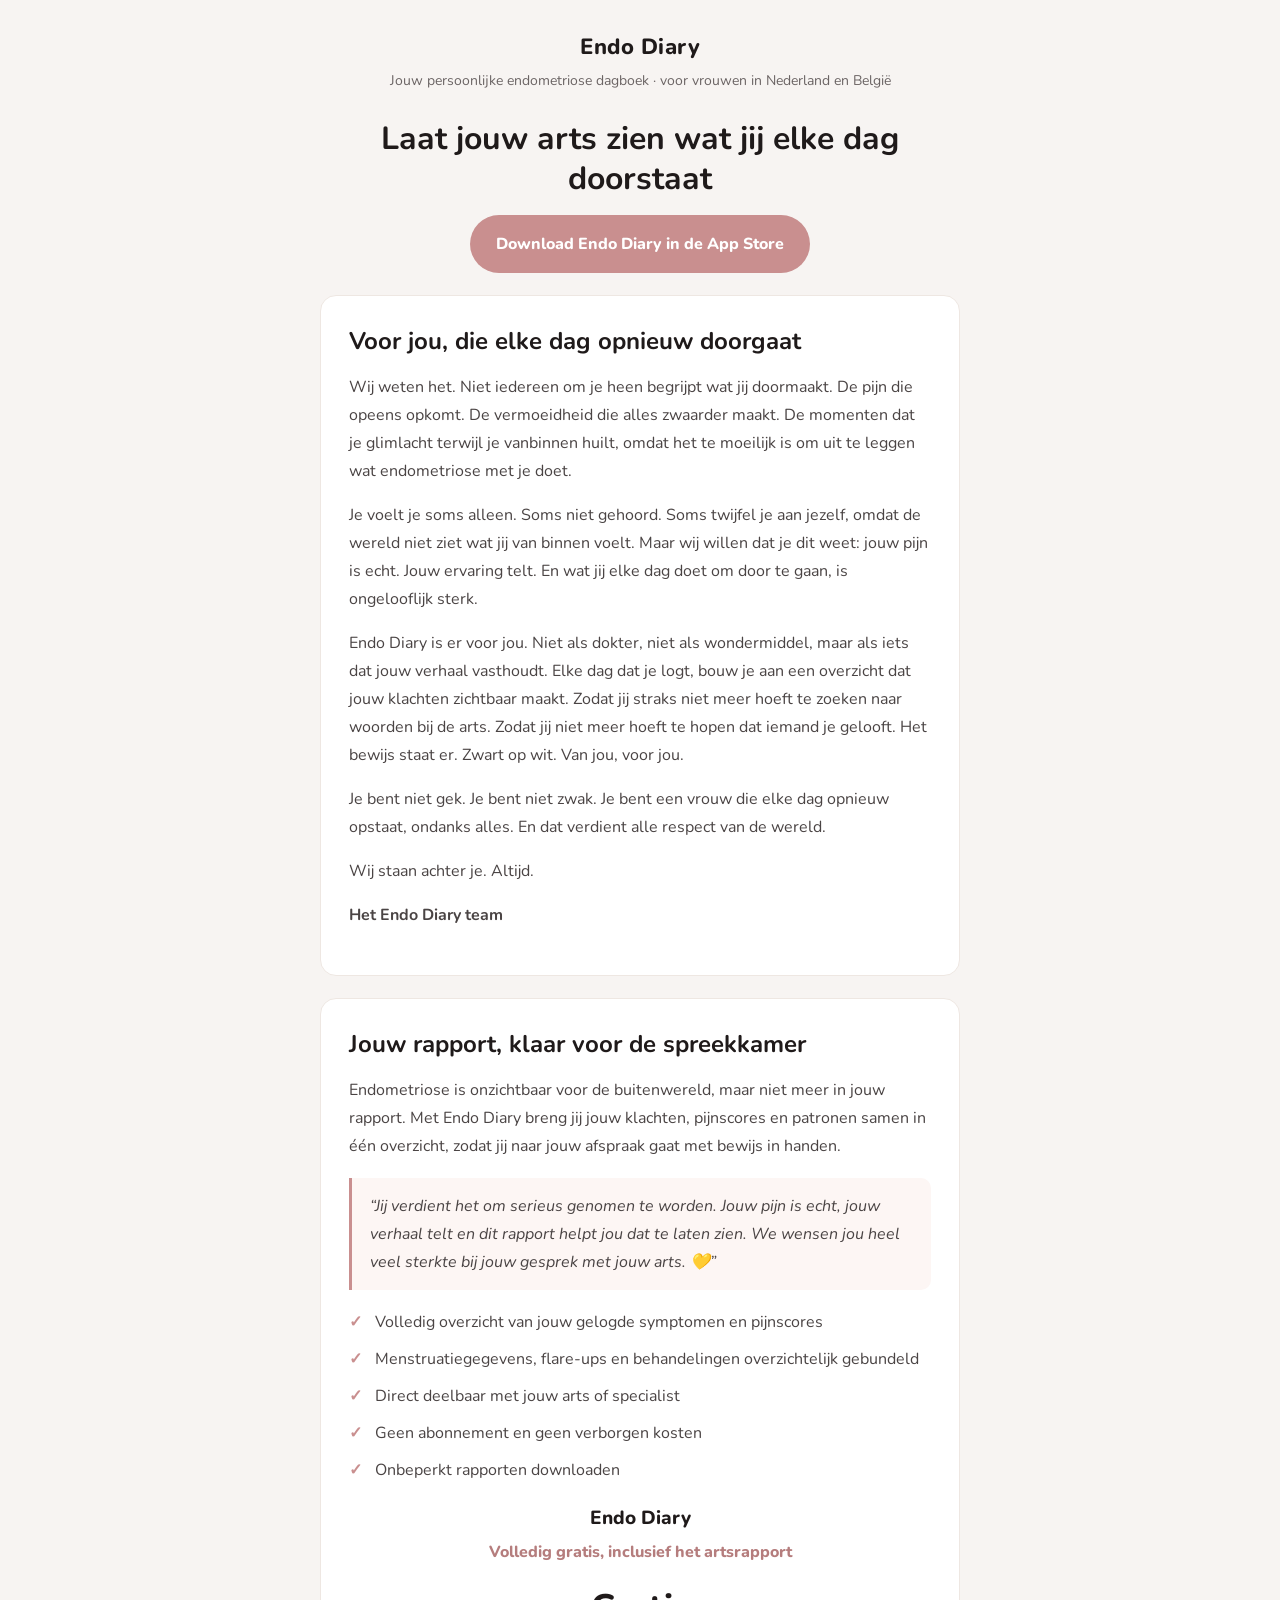
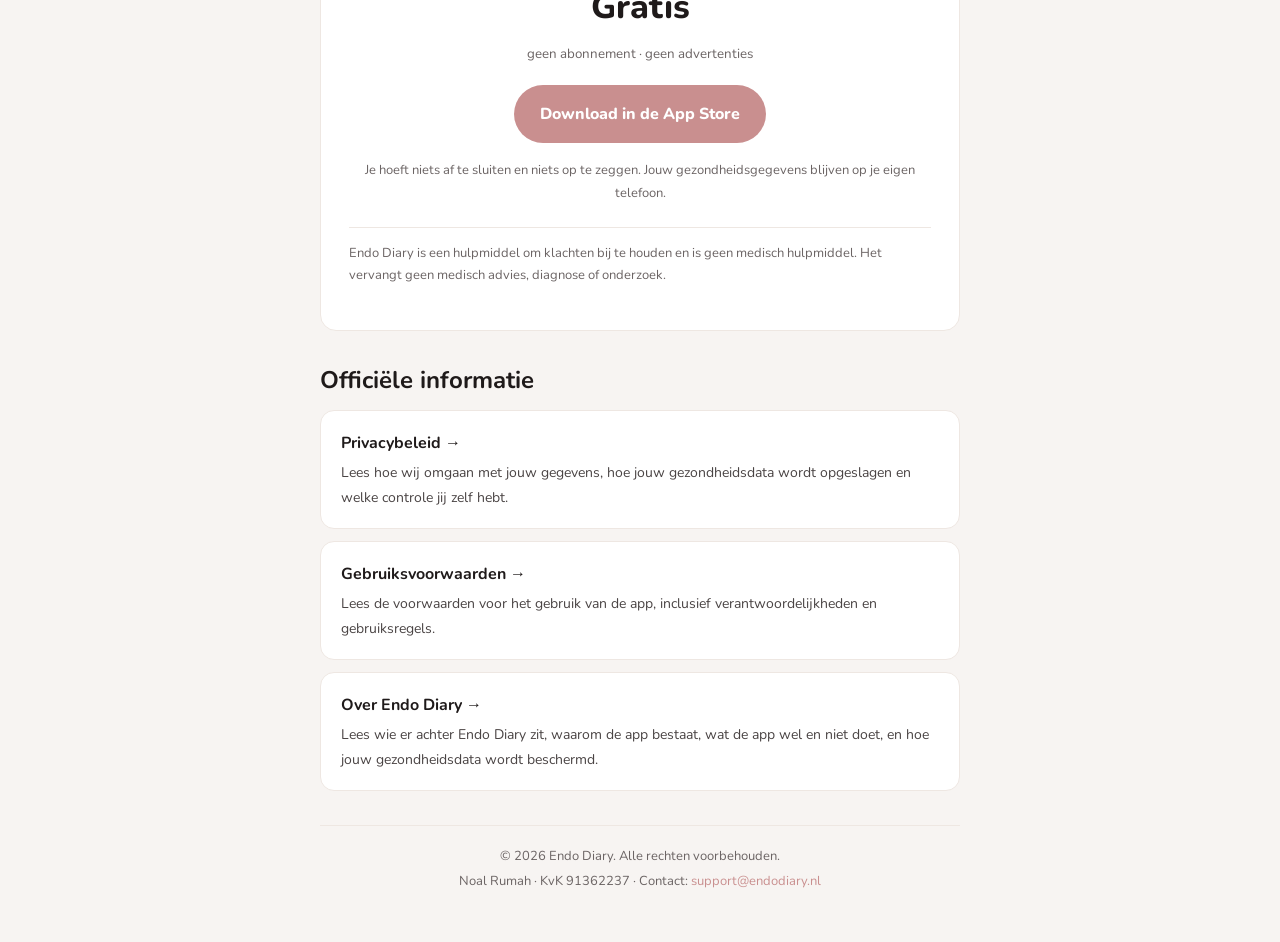
<file: index.html>
<!DOCTYPE html>
<html lang="nl">
<head>
<meta charset="utf-8">
<meta name="viewport" content="width=device-width, initial-scale=1.0">
<meta name="robots" content="index, follow">
<meta name="description" content="Endo Diary helpt jou bij het bijhouden van jouw klachten en symptomen, zodat jij eindelijk gehoord wordt door jouw arts.">
<title>Endo Diary – Jouw persoonlijke endometriose dagboek</title>
<link rel="preconnect" href="https://fonts.googleapis.com">
<link href="https://fonts.googleapis.com/css2?family=Nunito:wght@400;600;800&display=swap" rel="stylesheet">
<style>
:root{--bg:#f7f4f2;--card:#ffffff;--line:#eee7e2;--rose:#c98f8f;--rose-d:#b57d7d;--ink:#1f1a1a;--body:#4a4444;--muted:#6b6464;--soft:#fdf6f4}
*{box-sizing:border-box}
body{margin:0;background:var(--bg);color:var(--body);font-family:'Nunito',Arial,Helvetica,sans-serif;font-size:16px;line-height:1.75}
.wrap{max-width:680px;margin:0 auto;padding:28px 20px 48px}
a{color:var(--rose);text-decoration:none}
a:hover{text-decoration:underline}
.brand{font-weight:800;font-size:22px;color:var(--ink);letter-spacing:.5px}
.tagline{color:var(--muted);font-size:14px;margin-top:2px}
h1{font-size:32px;line-height:1.25;color:var(--ink);margin:26px 0 10px}
h2{font-size:24px;line-height:1.3;color:var(--ink);margin:0 0 14px}
h3{font-size:17px;color:var(--ink);margin:26px 0 8px}
.card{background:var(--card);border:1px solid var(--line);border-radius:16px;padding:30px 28px;margin:22px 0}
.btn{display:inline-block;background:var(--rose);color:#fff !important;font-weight:800;font-size:16px;padding:15px 26px;border-radius:999px;text-decoration:none !important}
.btn:hover{background:var(--rose-d)}
.center{text-align:center}
.quote{border-left:3px solid var(--rose);background:var(--soft);border-radius:0 10px 10px 0;padding:14px 18px;font-style:italic;margin:18px 0}
ul.checks{list-style:none;padding:0;margin:18px 0}
ul.checks li{padding-left:26px;position:relative;margin:9px 0}
ul.checks li::before{content:"\2713";position:absolute;left:0;color:var(--rose);font-weight:800}
.price-name{font-weight:800;color:var(--ink);font-size:19px}
.price-trial{color:var(--rose-d);font-weight:800;margin-top:2px}
.price{font-size:34px;font-weight:800;color:var(--ink);margin:12px 0 2px}
.price small{font-size:15px;font-weight:600;color:var(--muted)}
.finelines{font-size:13px;color:var(--muted);margin-top:14px}
.disclaimer{font-size:13px;color:var(--muted);border-top:1px solid var(--line);padding-top:14px;margin-top:22px}
.linkcard{display:block;background:var(--card);border:1px solid var(--line);border-radius:14px;padding:18px 20px;margin:12px 0;color:var(--body)}
.linkcard b{color:var(--ink)}
.linkcard span{display:block;font-size:14px;margin-top:4px}
footer{margin-top:34px;border-top:1px solid var(--line);padding-top:18px;font-size:13px;color:var(--muted);text-align:center;line-height:1.9}
.legal p,.legal li{font-size:15px}
.legal h2{font-size:20px;margin-top:34px}
.legal h3{font-size:16px}
.versionline{color:var(--muted);font-size:14px;margin-bottom:26px}
.backlink{font-size:14px}
</style>
</head>
<body>
<div class="wrap">

<div class="center">
  <div class="brand">Endo Diary</div>
  <div class="tagline">Jouw persoonlijke endometriose dagboek &middot; voor vrouwen in Nederland en Belgi&euml;</div>
  <h1>Laat jouw arts zien wat jij elke dag doorstaat</h1>
  <p><a class="btn" href="https://apps.apple.com/nl/app/endo-diary/id6773434510">Download Endo Diary in de App Store</a></p>
</div>

<div class="card">
  <h2>Voor jou, die elke dag opnieuw doorgaat</h2>
  <p>Wij weten het. Niet iedereen om je heen begrijpt wat jij doormaakt. De pijn die opeens opkomt. De vermoeidheid die alles zwaarder maakt. De momenten dat je glimlacht terwijl je vanbinnen huilt, omdat het te moeilijk is om uit te leggen wat endometriose met je doet.</p>
  <p>Je voelt je soms alleen. Soms niet gehoord. Soms twijfel je aan jezelf, omdat de wereld niet ziet wat jij van binnen voelt. Maar wij willen dat je dit weet: jouw pijn is echt. Jouw ervaring telt. En wat jij elke dag doet om door te gaan, is ongelooflijk sterk.</p>
  <p>Endo Diary is er voor jou. Niet als dokter, niet als wondermiddel, maar als iets dat jouw verhaal vasthoudt. Elke dag dat je logt, bouw je aan een overzicht dat jouw klachten zichtbaar maakt. Zodat jij straks niet meer hoeft te zoeken naar woorden bij de arts. Zodat jij niet meer hoeft te hopen dat iemand je gelooft. Het bewijs staat er. Zwart op wit. Van jou, voor jou.</p>
  <p>Je bent niet gek. Je bent niet zwak. Je bent een vrouw die elke dag opnieuw opstaat, ondanks alles. En dat verdient alle respect van de wereld.</p>
  <p>Wij staan achter je. Altijd.</p>
  <p><strong>Het Endo Diary team</strong></p>
</div>

<div class="card">
  <h2>Jouw rapport, klaar voor de spreekkamer</h2>
  <p>Endometriose is onzichtbaar voor de buitenwereld, maar niet meer in jouw rapport. Met Endo Diary breng jij jouw klachten, pijnscores en patronen samen in &eacute;&eacute;n overzicht, zodat jij naar jouw afspraak gaat met bewijs in handen.</p>
  <div class="quote">&ldquo;Jij verdient het om serieus genomen te worden. Jouw pijn is echt, jouw verhaal telt en dit rapport helpt jou dat te laten zien. We wensen jou heel veel sterkte bij jouw gesprek met jouw arts. &#128155;&rdquo;</div>
  <ul class="checks">
    <li>Volledig overzicht van jouw gelogde symptomen en pijnscores</li>
    <li>Menstruatiegegevens, flare-ups en behandelingen overzichtelijk gebundeld</li>
    <li>Direct deelbaar met jouw arts of specialist</li>
    <li>Geen abonnement en geen verborgen kosten</li>
    <li>Onbeperkt rapporten downloaden</li>
  </ul>

  <div class="center">
    <div class="price-name">Endo Diary</div>
    <div class="price-trial">Volledig gratis, inclusief het artsrapport</div>
    <div class="price">Gratis</div>
    <div><small style="color:var(--muted)">geen abonnement &middot; geen advertenties</small></div>
    <p style="margin-top:18px"><a class="btn" href="https://apps.apple.com/nl/app/endo-diary/id6773434510">Download in de App Store</a></p>
    <p class="finelines">Je hoeft niets af te sluiten en niets op te zeggen. Jouw gezondheidsgegevens blijven op je eigen telefoon.</p>
  </div>

  <p class="disclaimer">Endo Diary is een hulpmiddel om klachten bij te houden en is geen medisch hulpmiddel. Het vervangt geen medisch advies, diagnose of onderzoek.</p>
</div>

<h2 style="margin-top:34px">Offici&euml;le informatie</h2>
<a class="linkcard" href="https://endodiary.nl/privacy.html"><b>Privacybeleid &rarr;</b><span>Lees hoe wij omgaan met jouw gegevens, hoe jouw gezondheidsdata wordt opgeslagen en welke controle jij zelf hebt.</span></a>
<a class="linkcard" href="https://endodiary.nl/terms.html"><b>Gebruiksvoorwaarden &rarr;</b><span>Lees de voorwaarden voor het gebruik van de app, inclusief verantwoordelijkheden en gebruiksregels.</span></a>
<a class="linkcard" href="https://endodiary.nl/over-ons.html"><b>Over Endo Diary &rarr;</b><span>Lees wie er achter Endo Diary zit, waarom de app bestaat, wat de app wel en niet doet, en hoe jouw gezondheidsdata wordt beschermd.</span></a>
<footer>
  &copy; 2026 Endo Diary. Alle rechten voorbehouden.<br>
  Noal Rumah &middot; KvK 91362237 &middot; Contact: <a href="mailto:support@endodiary.nl">support@endodiary.nl</a>
</footer>
</div>
</body>
</html>
</file>
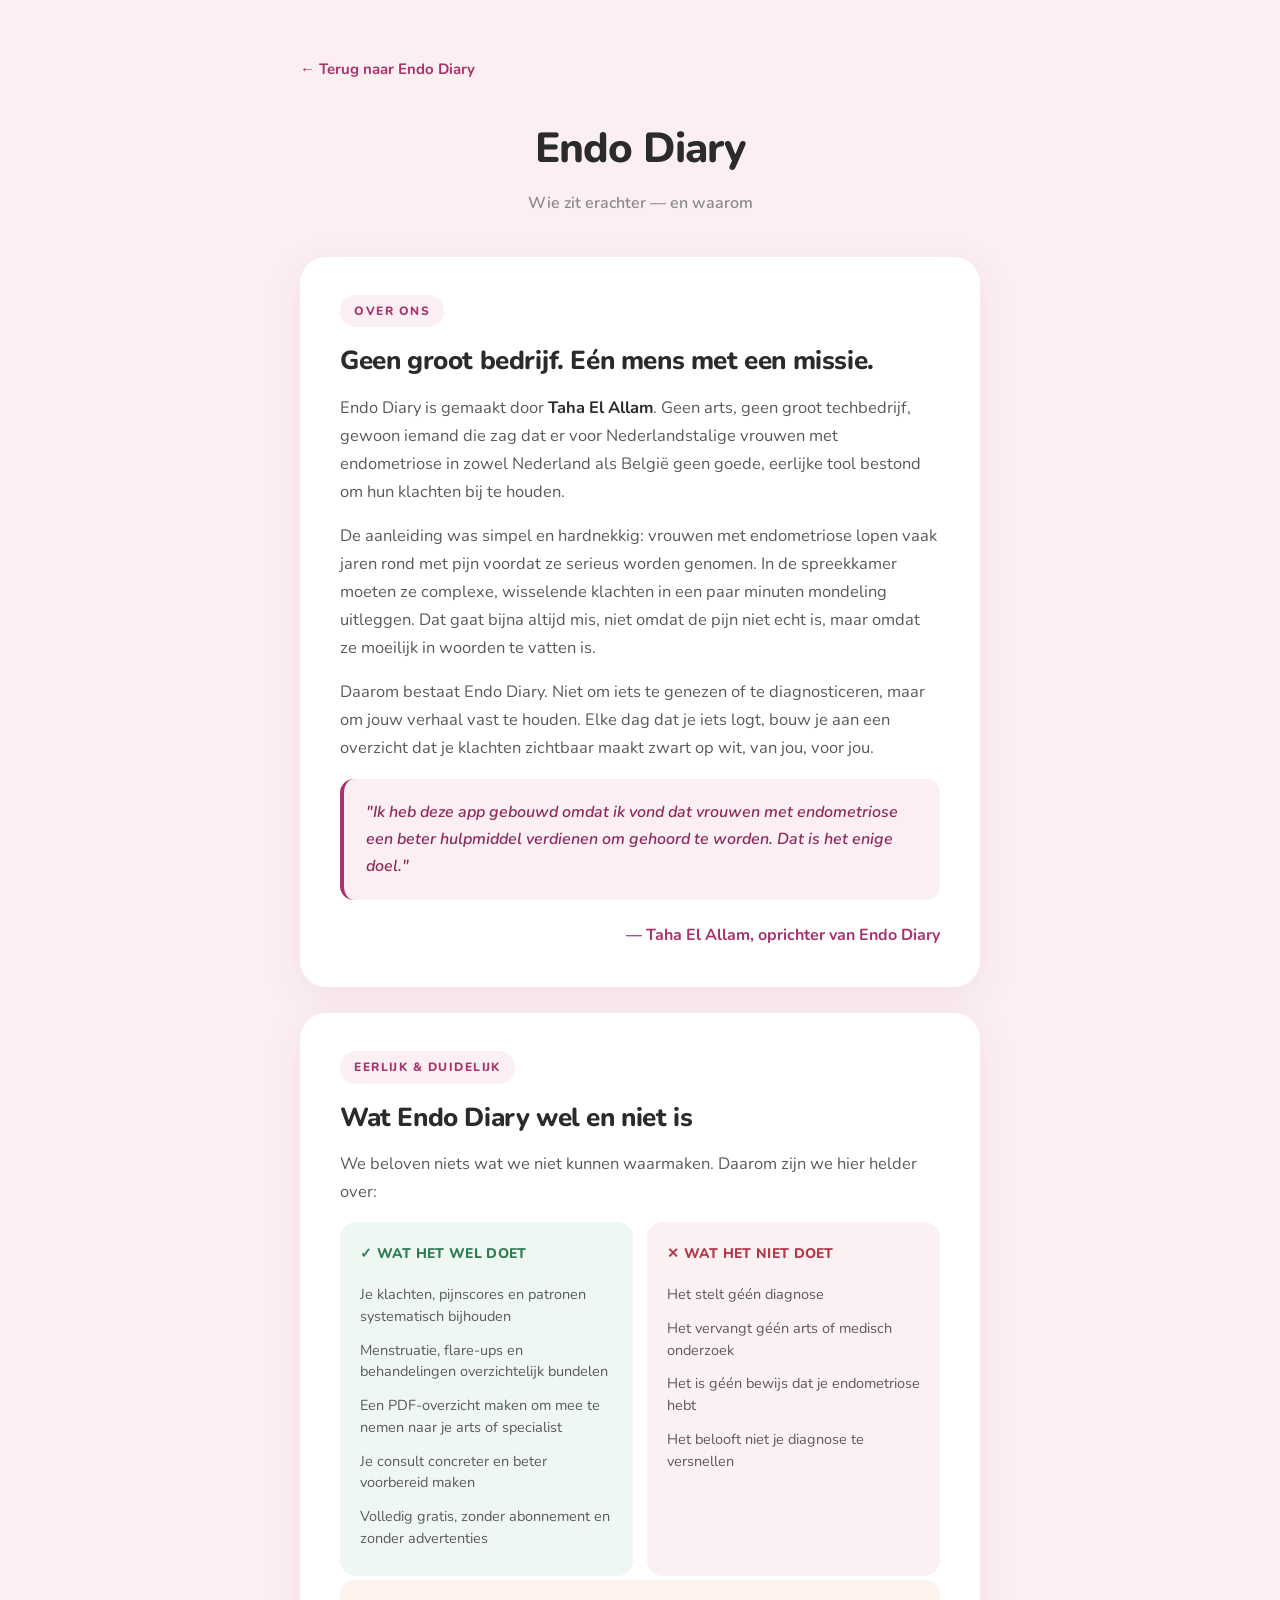
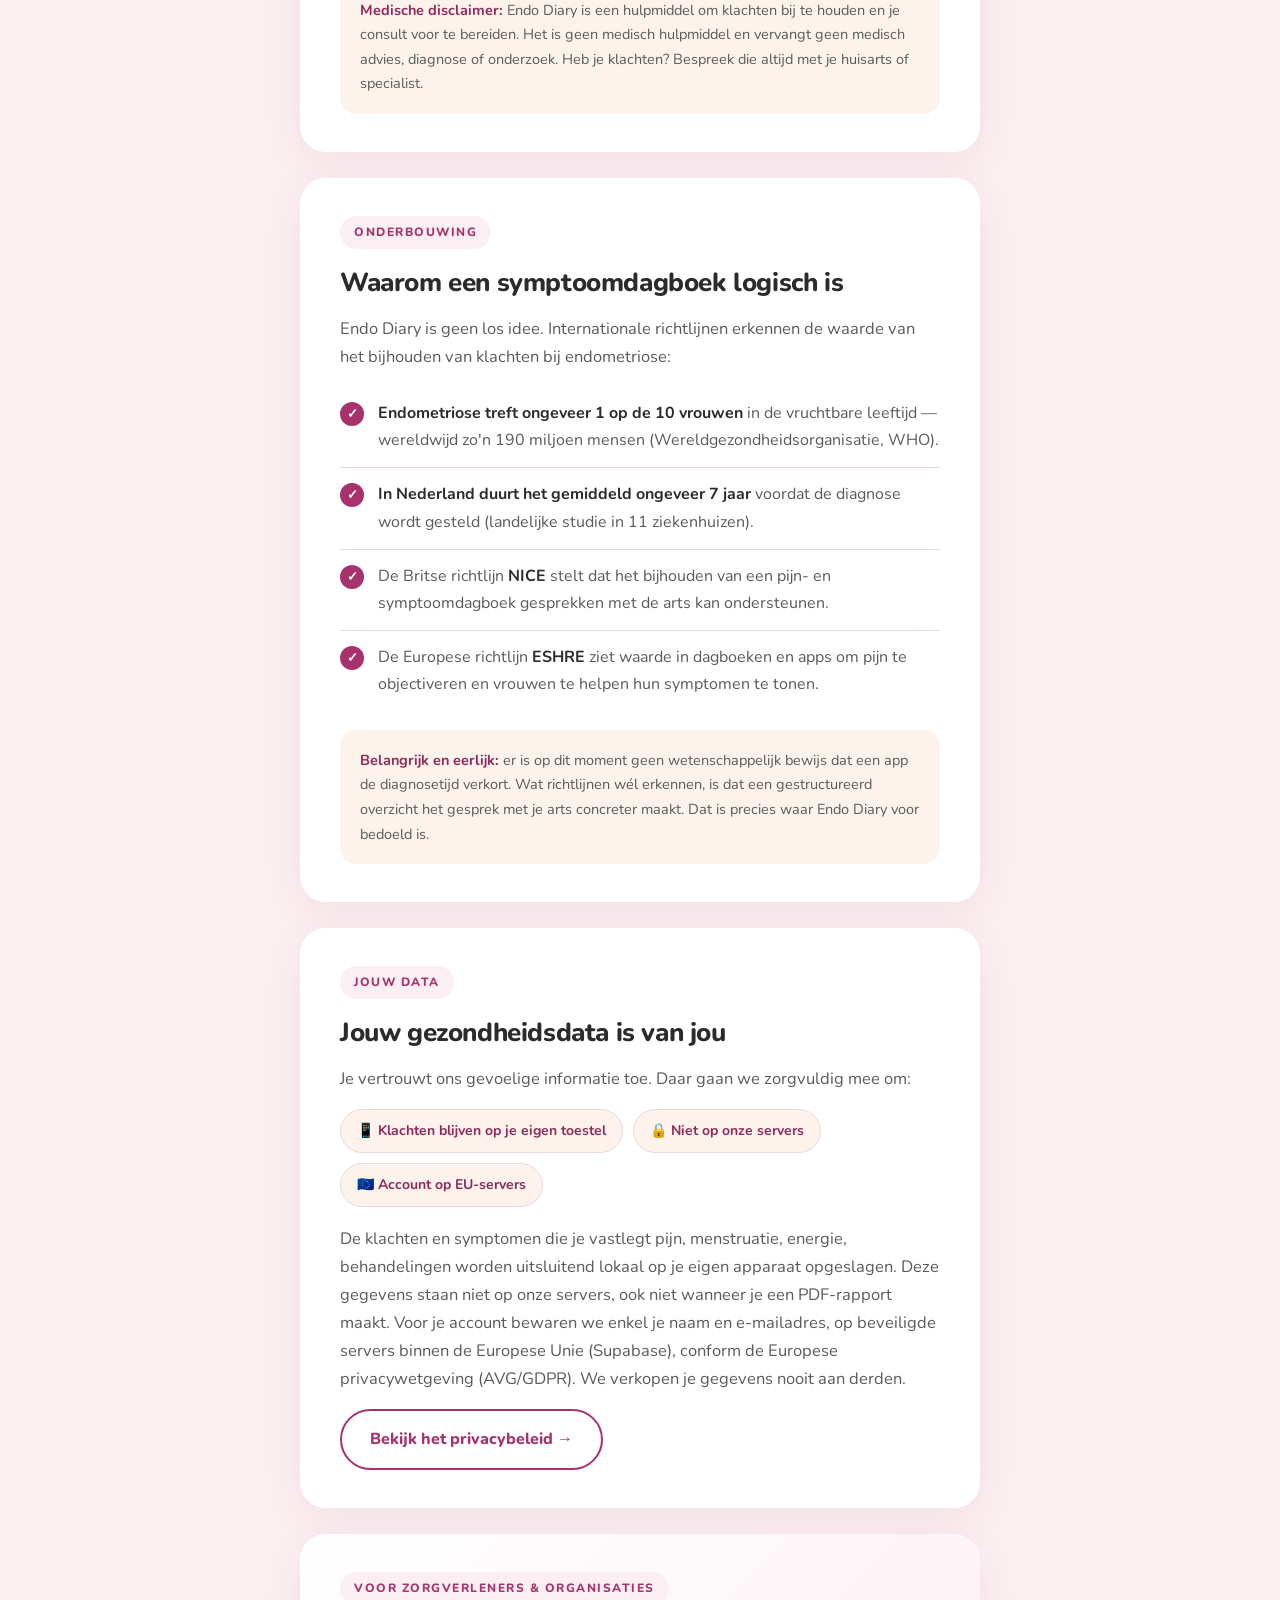
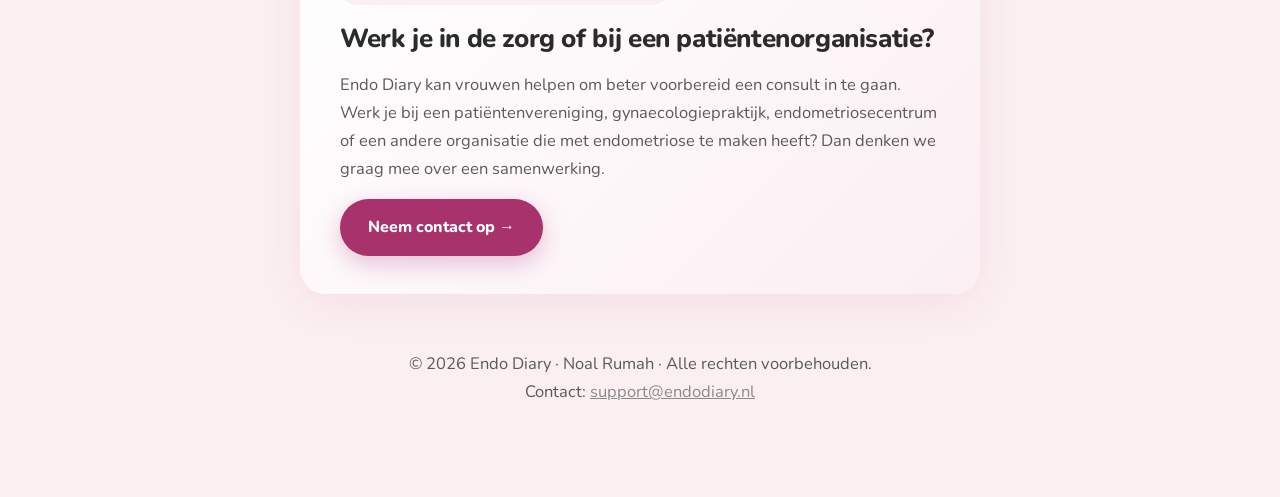
<file: over-ons.html>
<!DOCTYPE html>
<html lang="nl">
<head>
<meta charset="UTF-8">
<meta name="viewport" content="width=device-width, initial-scale=1.0">
<title>Over Endo Diary — Wie zit erachter</title>
<meta name="description" content="Wie zit er achter Endo Diary, waarom bestaat de app, hoe wordt jouw gezondheidsdata beschermd, en wat Endo Diary wel en niet doet.">
<link rel="preconnect" href="https://fonts.googleapis.com">
<link rel="preconnect" href="https://fonts.gstatic.com" crossorigin>
<link href="https://fonts.googleapis.com/css2?family=Nunito:ital,wght@0,400;0,600;0,700;0,800;1,400&display=swap" rel="stylesheet">
<style>
  :root{
    --rose:#A8326B;
    --rose-dark:#8E2A5A;
    --rose-light:#FBEFF4;
    --peach:#FDF3EC;
    --cream:#FCF6F2;
    --bg:#FBEFF1;
    --ink:#2B2B2B;
    --grey:#5A5A5A;
    --lightgrey:#8A8A8A;
    --line:#EBD9E1;
    --card:#FFFFFF;
    --green:#2E7D52;
    --shadow:0 10px 40px rgba(168,50,107,0.08);
    --shadow-sm:0 4px 18px rgba(168,50,107,0.06);
  }
  *{box-sizing:border-box;margin:0;padding:0;}
  html{scroll-behavior:smooth;}
  body{
    font-family:'Nunito',-apple-system,sans-serif;
    background:var(--bg);
    color:var(--ink);
    line-height:1.7;
    -webkit-font-smoothing:antialiased;
    padding:0 20px;
  }
  .wrap{max-width:680px;margin:0 auto;padding:56px 0 40px;}

  /* Header */
  header{text-align:center;margin-bottom:40px;}
  header h1{
    font-size:42px;font-weight:800;letter-spacing:-1px;color:var(--ink);
    margin-bottom:6px;
  }
  header .tagline{color:var(--lightgrey);font-size:16px;font-weight:600;}

  /* Cards */
  .card{
    background:var(--card);
    border-radius:26px;
    padding:38px 40px;
    box-shadow:var(--shadow);
    margin-bottom:26px;
    animation:rise .7s cubic-bezier(.2,.7,.3,1) both;
  }
  .card.accent{
    border:2px solid var(--rose);
    box-shadow:var(--shadow);
  }
  @keyframes rise{from{opacity:0;transform:translateY(18px);}to{opacity:1;transform:none;}}
  .card:nth-child(2){animation-delay:.05s;}
  .card:nth-child(3){animation-delay:.10s;}
  .card:nth-child(4){animation-delay:.15s;}
  .card:nth-child(5){animation-delay:.20s;}

  .eyebrow{
    display:inline-block;
    background:var(--rose-light);
    color:var(--rose);
    font-size:12px;font-weight:800;letter-spacing:1.5px;text-transform:uppercase;
    padding:6px 14px;border-radius:30px;margin-bottom:18px;
  }
  h2{
    font-size:26px;font-weight:800;color:var(--ink);
    margin-bottom:16px;letter-spacing:-.4px;line-height:1.25;
  }
  h3{
    font-size:18px;font-weight:700;color:var(--ink);margin:22px 0 8px;
  }
  p{color:var(--grey);font-size:16.5px;margin-bottom:16px;}
  p:last-child{margin-bottom:0;}
  strong{color:var(--ink);font-weight:700;}
  .signature{
    margin-top:22px;text-align:right;color:var(--rose);font-weight:700;font-size:16px;
  }

  /* Quote */
  .quote{
    background:var(--rose-light);
    border-left:4px solid var(--rose);
    border-radius:14px;
    padding:20px 22px;
    margin:6px 0 4px;
    font-style:italic;color:var(--rose-dark);font-weight:600;font-size:16px;
  }

  /* Fact list with checkmarks */
  .facts{list-style:none;margin:6px 0 0;}
  .facts li{
    display:flex;align-items:flex-start;gap:14px;
    padding:13px 0;border-bottom:1px solid var(--line);
    color:var(--grey);font-size:16px;
  }
  .facts li:last-child{border-bottom:none;}
  .check{
    flex:0 0 24px;width:24px;height:24px;border-radius:50%;
    background:var(--rose);color:#fff;display:flex;align-items:center;justify-content:center;
    font-size:13px;font-weight:800;margin-top:2px;
  }

  /* WEL / NIET grid */
  .duo{display:grid;grid-template-columns:1fr 1fr;gap:14px;margin-top:8px;}
  .duo .col{border-radius:16px;padding:20px;}
  .duo .yes{background:#EEF7F1;}
  .duo .no{background:#FBF0F2;}
  .duo h4{font-size:14px;font-weight:800;margin-bottom:12px;letter-spacing:.3px;}
  .duo .yes h4{color:var(--green);}
  .duo .no h4{color:#B23A48;}
  .duo ul{list-style:none;}
  .duo li{font-size:14.5px;color:var(--grey);padding:6px 0;line-height:1.5;}
  @media(max-width:560px){.duo{grid-template-columns:1fr;}}

  /* Data / privacy badges */
  .badges{display:flex;flex-wrap:wrap;gap:10px;margin-top:8px;}
  .badge{
    background:var(--peach);border:1px solid var(--line);border-radius:30px;
    padding:9px 16px;font-size:14px;font-weight:700;color:var(--rose-dark);
    display:flex;align-items:center;gap:8px;
  }

  /* CTA buttons */
  .cta-row{display:flex;flex-wrap:wrap;gap:12px;margin-top:8px;}
  .btn{
    display:inline-block;text-decoration:none;font-weight:800;font-size:16px;
    padding:15px 28px;border-radius:40px;transition:transform .15s ease, box-shadow .15s ease;
  }
  .btn-primary{background:var(--rose);color:#fff;box-shadow:0 8px 24px rgba(168,50,107,.28);}
  .btn-primary:hover{transform:translateY(-2px);box-shadow:0 12px 30px rgba(168,50,107,.36);}
  .btn-ghost{background:transparent;color:var(--rose);border:2px solid var(--rose);}
  .btn-ghost:hover{background:var(--rose-light);}

  a.inline{color:var(--rose);font-weight:700;text-decoration:none;border-bottom:1.5px solid var(--rose-light);}
  a.inline:hover{border-bottom-color:var(--rose);}

  /* Disclaimer note */
  .note{
    background:var(--peach);border-radius:16px;padding:18px 20px;margin-top:4px;
    font-size:14.5px;color:var(--grey);
  }
  .note strong{color:var(--rose-dark);}

  /* Org section */
  .org{background:linear-gradient(135deg,#FFFFFF 0%,var(--rose-light) 100%);}

  footer{
    text-align:center;padding:30px 0 50px;color:var(--lightgrey);font-size:13px;
  }
  footer a{color:var(--lightgrey);}
  .back{display:inline-block;margin-bottom:30px;color:var(--rose);font-weight:700;
    text-decoration:none;font-size:15px;}
  .back:hover{text-decoration:underline;}
</style>
</head>
<body>
<div class="wrap">

  <a href="index.html" class="back">← Terug naar Endo Diary</a>

  <header>
    <h1>Endo Diary</h1>
    <p class="tagline">Wie zit erachter — en waarom</p>
  </header>

  <!-- WIE -->
  <section class="card">
    <span class="eyebrow">Over ons</span>
    <h2>Geen groot bedrijf. Eén mens met een missie.</h2>
    <p>
      Endo Diary is gemaakt door <strong>Taha El Allam</strong>. Geen arts, geen groot
      techbedrijf, gewoon iemand die zag dat er voor Nederlandstalige vrouwen met endometriose
      in zowel Nederland als België geen goede, eerlijke tool bestond om hun klachten bij te houden.
    </p>
    <p>
      De aanleiding was simpel en hardnekkig: vrouwen met endometriose lopen vaak jaren rond met
      pijn voordat ze serieus worden genomen. In de spreekkamer moeten ze complexe, wisselende
      klachten in een paar minuten mondeling uitleggen. Dat gaat bijna altijd mis, niet omdat de
      pijn niet echt is, maar omdat ze moeilijk in woorden te vatten is.
    </p>
    <p>
      Daarom bestaat Endo Diary. Niet om iets te genezen of te diagnosticeren, maar om jouw verhaal
      vast te houden. Elke dag dat je iets logt, bouw je aan een overzicht dat je klachten zichtbaar
      maakt zwart op wit, van jou, voor jou.
    </p>
    <div class="quote">
      "Ik heb deze app gebouwd omdat ik vond dat vrouwen met endometriose een beter hulpmiddel
      verdienen om gehoord te worden. Dat is het enige doel."
    </div>
    <p class="signature">— Taha El Allam, oprichter van Endo Diary</p>
  </section>

  <!-- WAT HET WEL EN NIET IS -->
  <section class="card">
    <span class="eyebrow">Eerlijk &amp; duidelijk</span>
    <h2>Wat Endo Diary wel en niet is</h2>
    <p>
      We beloven niets wat we niet kunnen waarmaken. Daarom zijn we hier helder over:
    </p>
    <div class="duo">
      <div class="col yes">
        <h4>✓ WAT HET WEL DOET</h4>
        <ul>
          <li>Je klachten, pijnscores en patronen systematisch bijhouden</li>
          <li>Menstruatie, flare-ups en behandelingen overzichtelijk bundelen</li>
          <li>Een PDF-overzicht maken om mee te nemen naar je arts of specialist</li>
          <li>Je consult concreter en beter voorbereid maken</li>
          <li>Volledig gratis, zonder abonnement en zonder advertenties</li>
        </ul>
      </div>
      <div class="col no">
        <h4>✕ WAT HET NIET DOET</h4>
        <ul>
          <li>Het stelt géén diagnose</li>
          <li>Het vervangt géén arts of medisch onderzoek</li>
          <li>Het is géén bewijs dat je endometriose hebt</li>
          <li>Het belooft niet je diagnose te versnellen</li>
        </ul>
      </div>
    </div>
    <div class="note">
      <strong>Medische disclaimer:</strong> Endo Diary is een hulpmiddel om klachten bij te houden
      en je consult voor te bereiden. Het is geen medisch hulpmiddel en vervangt geen medisch advies,
      diagnose of onderzoek. Heb je klachten? Bespreek die altijd met je huisarts of specialist.
    </div>
  </section>

  <!-- WAAROM HET WERKT (ONDERBOUWING) -->
  <section class="card">
    <span class="eyebrow">Onderbouwing</span>
    <h2>Waarom een symptoomdagboek logisch is</h2>
    <p>
      Endo Diary is geen los idee. Internationale richtlijnen erkennen de waarde van het bijhouden
      van klachten bij endometriose:
    </p>
    <ul class="facts">
      <li>
        <span class="check">✓</span>
        <span><strong>Endometriose treft ongeveer 1 op de 10 vrouwen</strong> in de vruchtbare
        leeftijd — wereldwijd zo'n 190 miljoen mensen (Wereldgezondheidsorganisatie, WHO).</span>
      </li>
      <li>
        <span class="check">✓</span>
        <span><strong>In Nederland duurt het gemiddeld ongeveer 7 jaar</strong> voordat de diagnose
        wordt gesteld (landelijke studie in 11 ziekenhuizen).</span>
      </li>
      <li>
        <span class="check">✓</span>
        <span>De Britse richtlijn <strong>NICE</strong> stelt dat het bijhouden van een pijn- en
        symptoomdagboek gesprekken met de arts kan ondersteunen.</span>
      </li>
      <li>
        <span class="check">✓</span>
        <span>De Europese richtlijn <strong>ESHRE</strong> ziet waarde in dagboeken en apps om pijn
        te objectiveren en vrouwen te helpen hun symptomen te tonen.</span>
      </li>
    </ul>
    <div class="note" style="margin-top:18px;">
      <strong>Belangrijk en eerlijk:</strong> er is op dit moment geen wetenschappelijk bewijs dat
      een app de diagnosetijd verkort. Wat richtlijnen wél erkennen, is dat een gestructureerd
      overzicht het gesprek met je arts concreter maakt. Dat is precies waar Endo Diary voor bedoeld is.
    </div>
  </section>

  <!-- PRIVACY / DATA -->
  <section class="card">
    <span class="eyebrow">Jouw data</span>
    <h2>Jouw gezondheidsdata is van jou</h2>
    <p>
      Je vertrouwt ons gevoelige informatie toe. Daar gaan we zorgvuldig mee om:
    </p>
    <div class="badges">
      <span class="badge">📱 Klachten blijven op je eigen toestel</span>
      <span class="badge">🔒 Niet op onze servers</span>
      <span class="badge">🇪🇺 Account op EU-servers</span>
    </div>
    <p style="margin-top:18px;">
      De klachten en symptomen die je vastlegt pijn, menstruatie, energie, behandelingen worden
      uitsluitend lokaal op je eigen apparaat opgeslagen. Deze gegevens staan niet op onze servers, ook
      niet wanneer je een PDF-rapport maakt. Voor je account bewaren we enkel je naam en e-mailadres,
      op beveiligde servers binnen de Europese Unie (Supabase), conform de
      Europese privacywetgeving (AVG/GDPR). We verkopen je gegevens nooit aan derden.
    </p>
    <div class="cta-row" style="margin-top:8px;">
      <a href="privacy.html" class="btn-ghost btn">Bekijk het privacybeleid →</a>
    </div>
  </section>

  <!-- VOOR ORGANISATIES -->
  <section class="card org">
    <span class="eyebrow">Voor zorgverleners &amp; organisaties</span>
    <h2>Werk je in de zorg of bij een patiëntenorganisatie?</h2>
    <p>
      Endo Diary kan vrouwen helpen om beter voorbereid een consult in te gaan. Werk je bij een
      patiëntenvereniging, gynaecologiepraktijk, endometriosecentrum of een andere organisatie die
      met endometriose te maken heeft? Dan denken we graag mee over een samenwerking.
    </p>
    <div class="cta-row">
      <a href="mailto:support@endodiary.nl?subject=Samenwerking%20Endo%20Diary" class="btn btn-primary">Neem contact op →</a>
    </div>
  </section>

  <footer>
    <p>© 2026 Endo Diary · Noal Rumah · Alle rechten voorbehouden.<br>
    Contact: <a href="mailto:support@endodiary.nl">support@endodiary.nl</a></p>
  </footer>

</div>
</body>
</html>
</file>
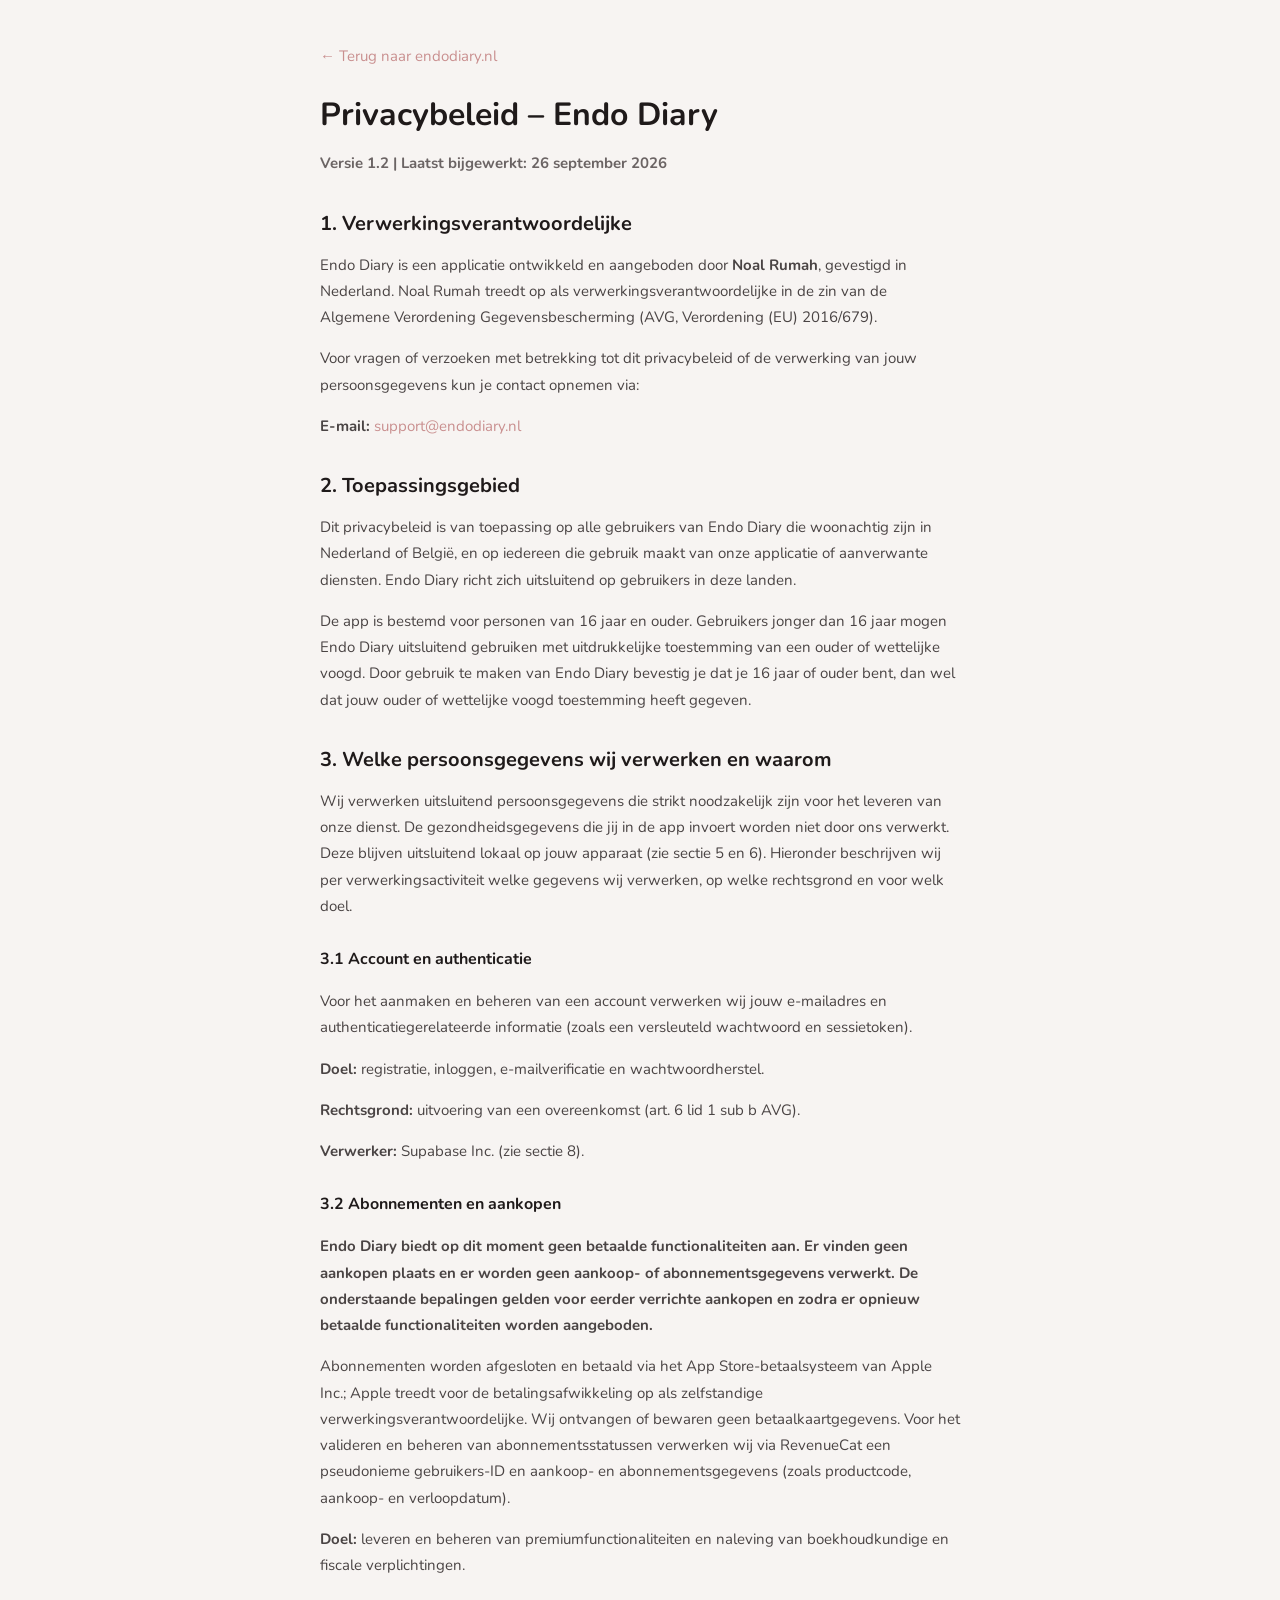
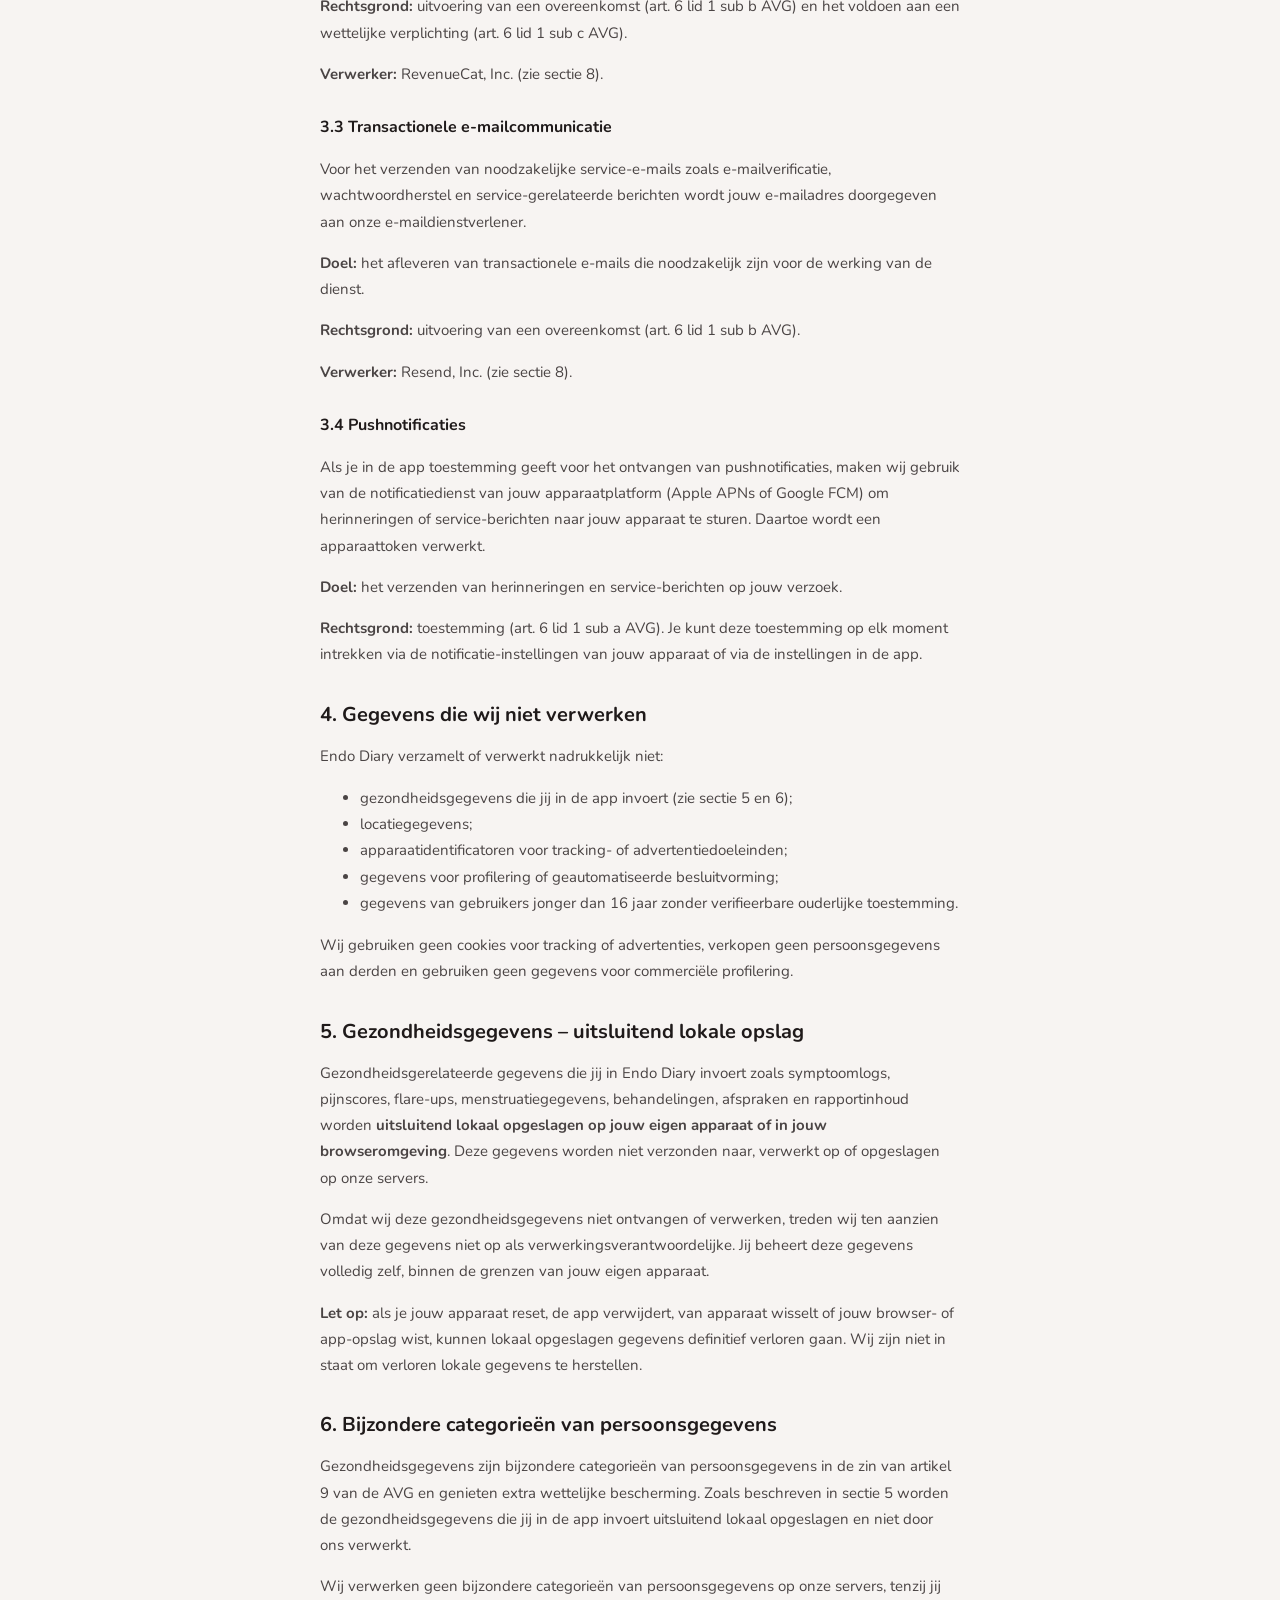
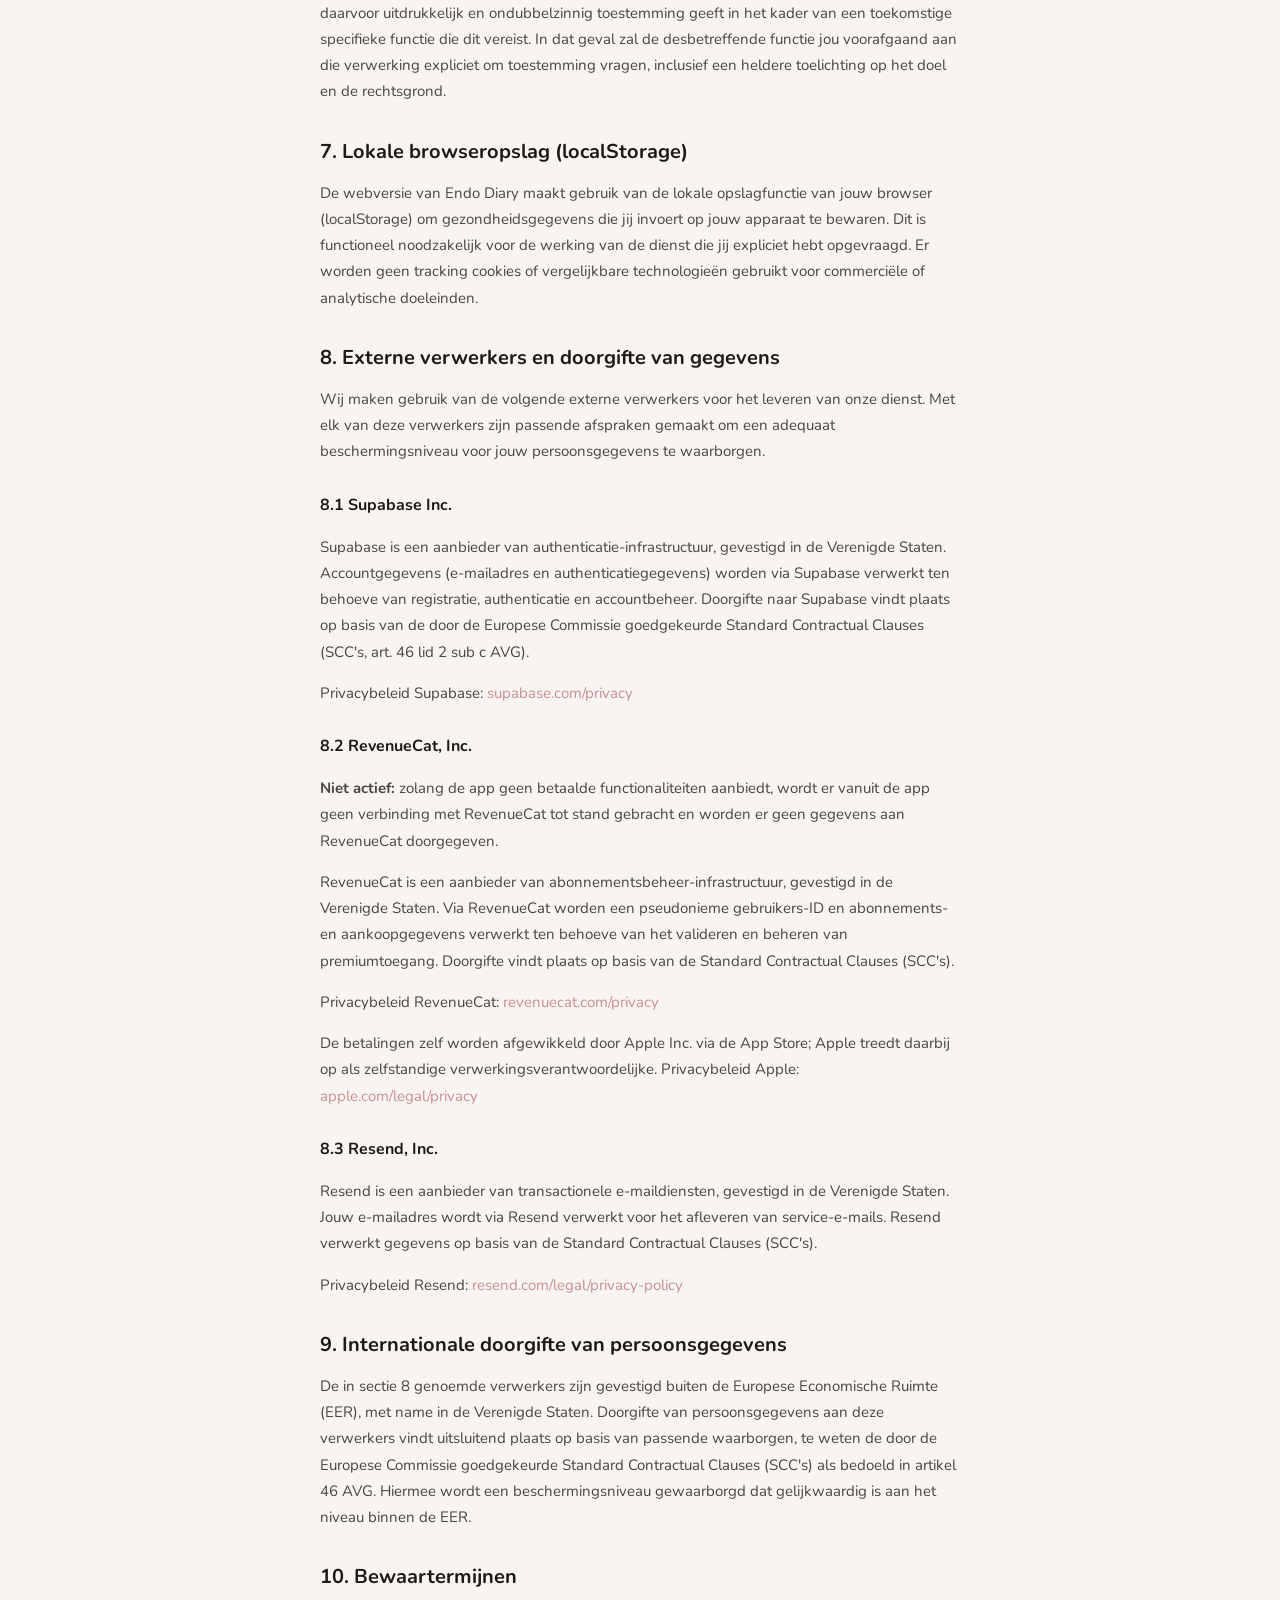
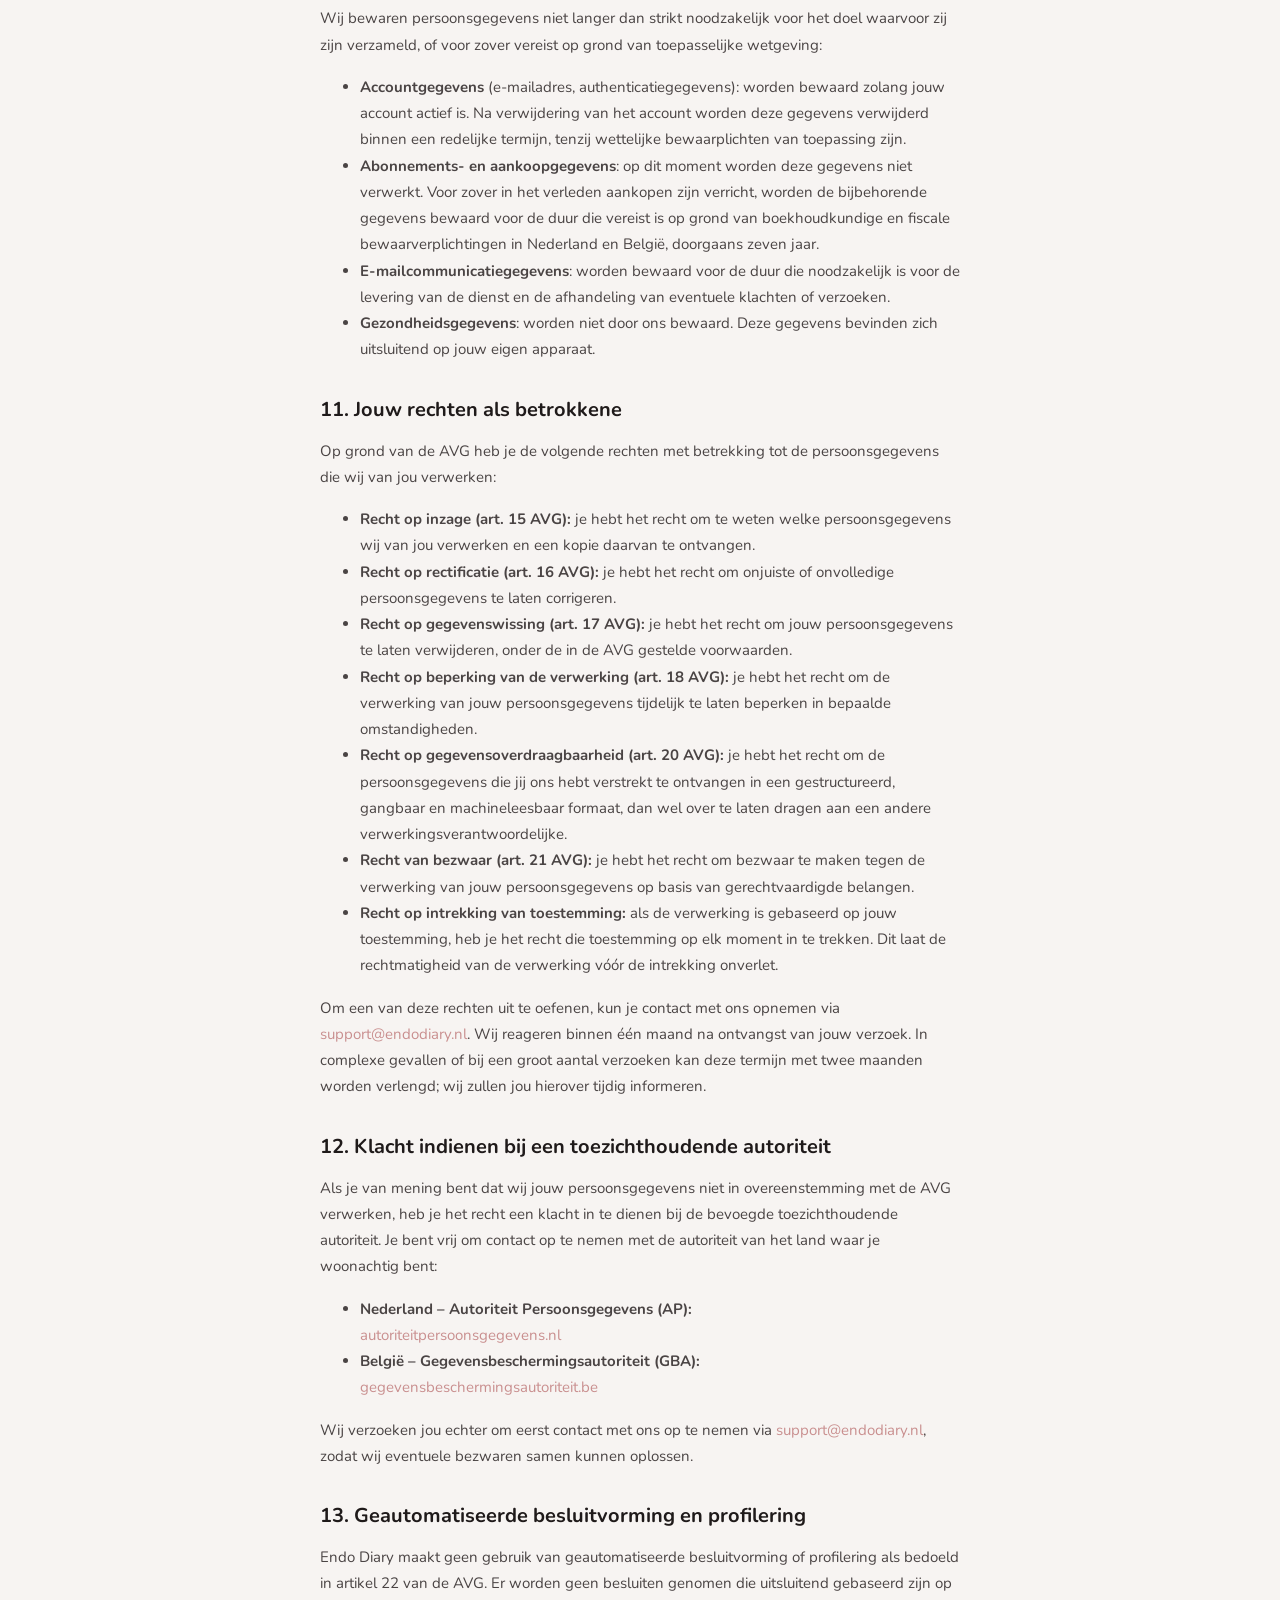
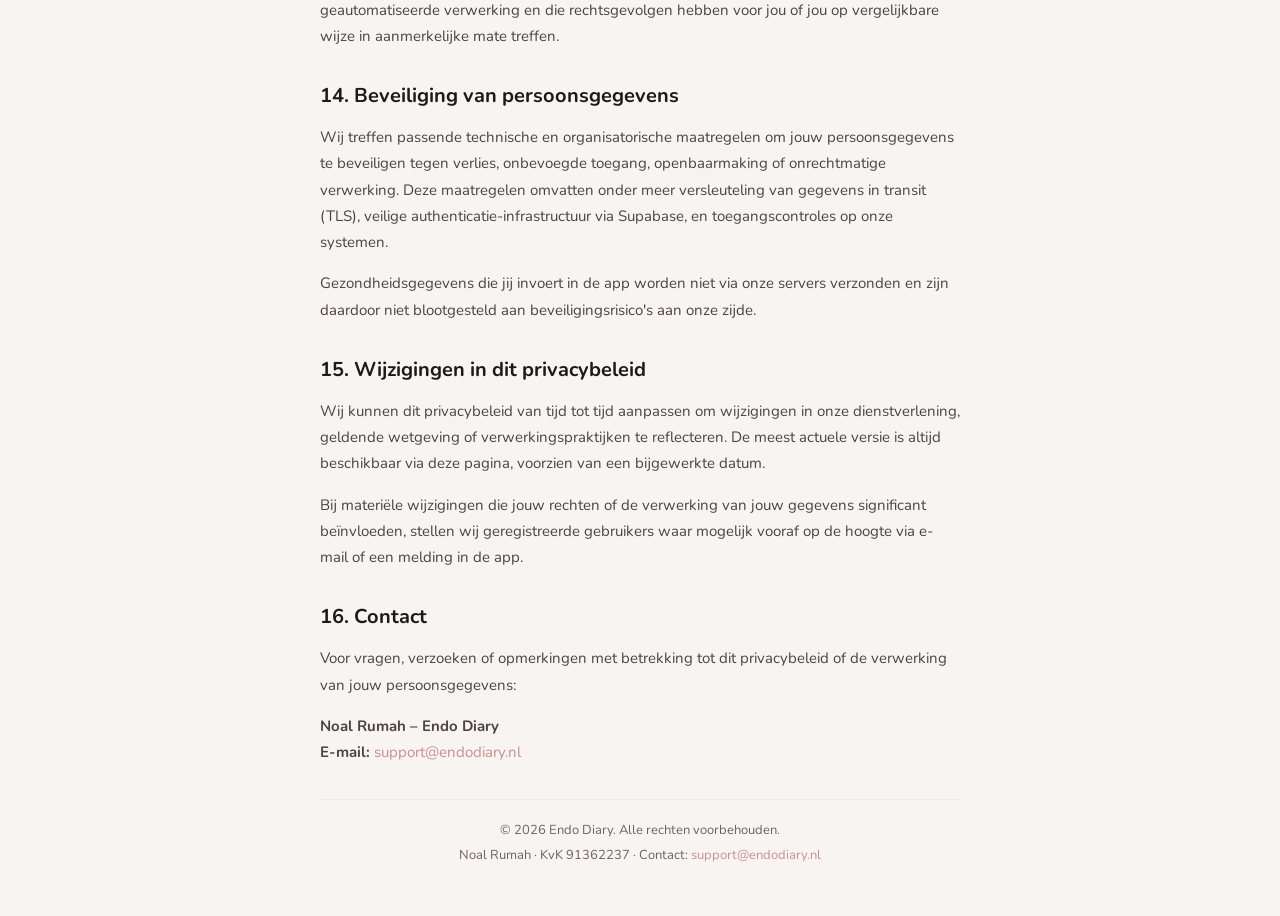
<file: privacy.html>
<!DOCTYPE html>
<html lang="nl">
<head>
<meta charset="utf-8">
<meta name="viewport" content="width=device-width, initial-scale=1.0">
<meta name="robots" content="index, follow">
<meta name="description" content="Privacybeleid van Endo Diary – lees hoe wij omgaan met jouw persoonsgegevens.">
<title>Privacybeleid – Endo Diary</title>
<link rel="preconnect" href="https://fonts.googleapis.com">
<link href="https://fonts.googleapis.com/css2?family=Nunito:wght@400;600;800&display=swap" rel="stylesheet">
<style>
:root{--bg:#f7f4f2;--card:#ffffff;--line:#eee7e2;--rose:#c98f8f;--rose-d:#b57d7d;--ink:#1f1a1a;--body:#4a4444;--muted:#6b6464;--soft:#fdf6f4}
*{box-sizing:border-box}
body{margin:0;background:var(--bg);color:var(--body);font-family:'Nunito',Arial,Helvetica,sans-serif;font-size:16px;line-height:1.75}
.wrap{max-width:680px;margin:0 auto;padding:28px 20px 48px}
a{color:var(--rose);text-decoration:none}
a:hover{text-decoration:underline}
.brand{font-weight:800;font-size:22px;color:var(--ink);letter-spacing:.5px}
.tagline{color:var(--muted);font-size:14px;margin-top:2px}
h1{font-size:32px;line-height:1.25;color:var(--ink);margin:26px 0 10px}
h2{font-size:24px;line-height:1.3;color:var(--ink);margin:0 0 14px}
h3{font-size:17px;color:var(--ink);margin:26px 0 8px}
.card{background:var(--card);border:1px solid var(--line);border-radius:16px;padding:30px 28px;margin:22px 0}
.btn{display:inline-block;background:var(--rose);color:#fff !important;font-weight:800;font-size:16px;padding:15px 26px;border-radius:999px;text-decoration:none !important}
.btn:hover{background:var(--rose-d)}
.center{text-align:center}
.quote{border-left:3px solid var(--rose);background:var(--soft);border-radius:0 10px 10px 0;padding:14px 18px;font-style:italic;margin:18px 0}
ul.checks{list-style:none;padding:0;margin:18px 0}
ul.checks li{padding-left:26px;position:relative;margin:9px 0}
ul.checks li::before{content:"\2713";position:absolute;left:0;color:var(--rose);font-weight:800}
.price-name{font-weight:800;color:var(--ink);font-size:19px}
.price-trial{color:var(--rose-d);font-weight:800;margin-top:2px}
.price{font-size:34px;font-weight:800;color:var(--ink);margin:12px 0 2px}
.price small{font-size:15px;font-weight:600;color:var(--muted)}
.finelines{font-size:13px;color:var(--muted);margin-top:14px}
.disclaimer{font-size:13px;color:var(--muted);border-top:1px solid var(--line);padding-top:14px;margin-top:22px}
.linkcard{display:block;background:var(--card);border:1px solid var(--line);border-radius:14px;padding:18px 20px;margin:12px 0;color:var(--body)}
.linkcard b{color:var(--ink)}
.linkcard span{display:block;font-size:14px;margin-top:4px}
footer{margin-top:34px;border-top:1px solid var(--line);padding-top:18px;font-size:13px;color:var(--muted);text-align:center;line-height:1.9}
.legal p,.legal li{font-size:15px}
.legal h2{font-size:20px;margin-top:34px}
.legal h3{font-size:16px}
.versionline{color:var(--muted);font-size:14px;margin-bottom:26px}
.backlink{font-size:14px}
</style>
</head>
<body>
<div class="wrap legal">
<p class="backlink"><a href="https://endodiary.nl/">&larr; Terug naar endodiary.nl</a></p>
<h1>Privacybeleid – Endo Diary</h1>
<p class="versionline"><strong>Versie 1.2 | Laatst bijgewerkt: 26 september 2026</strong></p>

<h2>1. Verwerkingsverantwoordelijke</h2>
<p>Endo Diary is een applicatie ontwikkeld en aangeboden door <strong>Noal Rumah</strong>, gevestigd in Nederland. Noal Rumah treedt op als verwerkingsverantwoordelijke in de zin van de Algemene Verordening Gegevensbescherming (AVG, Verordening (EU) 2016/679).</p>
<p>Voor vragen of verzoeken met betrekking tot dit privacybeleid of de verwerking van jouw persoonsgegevens kun je contact opnemen via:</p>
<p><strong>E-mail:</strong> <a href="mailto:support@endodiary.nl">support@endodiary.nl</a></p>

<h2>2. Toepassingsgebied</h2>
<p>Dit privacybeleid is van toepassing op alle gebruikers van Endo Diary die woonachtig zijn in Nederland of Belgi&euml;, en op iedereen die gebruik maakt van onze applicatie of aanverwante diensten. Endo Diary richt zich uitsluitend op gebruikers in deze landen.</p>
<p>De app is bestemd voor personen van 16 jaar en ouder. Gebruikers jonger dan 16 jaar mogen Endo Diary uitsluitend gebruiken met uitdrukkelijke toestemming van een ouder of wettelijke voogd. Door gebruik te maken van Endo Diary bevestig je dat je 16 jaar of ouder bent, dan wel dat jouw ouder of wettelijke voogd toestemming heeft gegeven.</p>

<h2>3. Welke persoonsgegevens wij verwerken en waarom</h2>
<p>Wij verwerken uitsluitend persoonsgegevens die strikt noodzakelijk zijn voor het leveren van onze dienst. De gezondheidsgegevens die jij in de app invoert worden niet door ons verwerkt. Deze blijven uitsluitend lokaal op jouw apparaat (zie sectie 5 en 6). Hieronder beschrijven wij per verwerkingsactiviteit welke gegevens wij verwerken, op welke rechtsgrond en voor welk doel.</p>

<h3>3.1 Account en authenticatie</h3>
<p>Voor het aanmaken en beheren van een account verwerken wij jouw e-mailadres en authenticatiegerelateerde informatie (zoals een versleuteld wachtwoord en sessietoken).</p>
<p><strong>Doel:</strong> registratie, inloggen, e-mailverificatie en wachtwoordherstel.</p>
<p><strong>Rechtsgrond:</strong> uitvoering van een overeenkomst (art. 6 lid 1 sub b AVG).</p>
<p><strong>Verwerker:</strong> Supabase Inc. (zie sectie 8).</p>

<h3>3.2 Abonnementen en aankopen</h3>
<p><strong>Endo Diary biedt op dit moment geen betaalde functionaliteiten aan. Er vinden geen aankopen plaats en er worden geen aankoop- of abonnementsgegevens verwerkt. De onderstaande bepalingen gelden voor eerder verrichte aankopen en zodra er opnieuw betaalde functionaliteiten worden aangeboden.</strong></p>
<p>Abonnementen worden afgesloten en betaald via het App Store-betaalsysteem van Apple Inc.; Apple treedt voor de betalingsafwikkeling op als zelfstandige verwerkingsverantwoordelijke. Wij ontvangen of bewaren geen betaalkaartgegevens. Voor het valideren en beheren van abonnementsstatussen verwerken wij via RevenueCat een pseudonieme gebruikers-ID en aankoop- en abonnementsgegevens (zoals productcode, aankoop- en verloopdatum).</p>
<p><strong>Doel:</strong> leveren en beheren van premiumfunctionaliteiten en naleving van boekhoudkundige en fiscale verplichtingen.</p>
<p><strong>Rechtsgrond:</strong> uitvoering van een overeenkomst (art. 6 lid 1 sub b AVG) en het voldoen aan een wettelijke verplichting (art. 6 lid 1 sub c AVG).</p>
<p><strong>Verwerker:</strong> RevenueCat, Inc. (zie sectie 8).</p>

<h3>3.3 Transactionele e-mailcommunicatie</h3>
<p>Voor het verzenden van noodzakelijke service-e-mails zoals e-mailverificatie, wachtwoordherstel en service-gerelateerde berichten wordt jouw e-mailadres doorgegeven aan onze e-maildienstverlener.</p>
<p><strong>Doel:</strong> het afleveren van transactionele e-mails die noodzakelijk zijn voor de werking van de dienst.</p>
<p><strong>Rechtsgrond:</strong> uitvoering van een overeenkomst (art. 6 lid 1 sub b AVG).</p>
<p><strong>Verwerker:</strong> Resend, Inc. (zie sectie 8).</p>

<h3>3.4 Pushnotificaties</h3>
<p>Als je in de app toestemming geeft voor het ontvangen van pushnotificaties, maken wij gebruik van de notificatiedienst van jouw apparaatplatform (Apple APNs of Google FCM) om herinneringen of service-berichten naar jouw apparaat te sturen. Daartoe wordt een apparaattoken verwerkt.</p>
<p><strong>Doel:</strong> het verzenden van herinneringen en service-berichten op jouw verzoek.</p>
<p><strong>Rechtsgrond:</strong> toestemming (art. 6 lid 1 sub a AVG). Je kunt deze toestemming op elk moment intrekken via de notificatie-instellingen van jouw apparaat of via de instellingen in de app.</p>

<h2>4. Gegevens die wij niet verwerken</h2>
<p>Endo Diary verzamelt of verwerkt nadrukkelijk niet:</p>
<ul>
<li>gezondheidsgegevens die jij in de app invoert (zie sectie 5 en 6);</li>
<li>locatiegegevens;</li>
<li>apparaatidentificatoren voor tracking- of advertentiedoeleinden;</li>
<li>gegevens voor profilering of geautomatiseerde besluitvorming;</li>
<li>gegevens van gebruikers jonger dan 16 jaar zonder verifieerbare ouderlijke toestemming.</li>
</ul>
<p>Wij gebruiken geen cookies voor tracking of advertenties, verkopen geen persoonsgegevens aan derden en gebruiken geen gegevens voor commerci&euml;le profilering.</p>

<h2>5. Gezondheidsgegevens – uitsluitend lokale opslag</h2>
<p>Gezondheidsgerelateerde gegevens die jij in Endo Diary invoert zoals symptoomlogs, pijnscores, flare-ups, menstruatiegegevens, behandelingen, afspraken en rapportinhoud worden <strong>uitsluitend lokaal opgeslagen op jouw eigen apparaat of in jouw browseromgeving</strong>. Deze gegevens worden niet verzonden naar, verwerkt op of opgeslagen op onze servers.</p>
<p>Omdat wij deze gezondheidsgegevens niet ontvangen of verwerken, treden wij ten aanzien van deze gegevens niet op als verwerkingsverantwoordelijke. Jij beheert deze gegevens volledig zelf, binnen de grenzen van jouw eigen apparaat.</p>
<p><strong>Let op:</strong> als je jouw apparaat reset, de app verwijdert, van apparaat wisselt of jouw browser- of app-opslag wist, kunnen lokaal opgeslagen gegevens definitief verloren gaan. Wij zijn niet in staat om verloren lokale gegevens te herstellen.</p>

<h2>6. Bijzondere categorie&euml;n van persoonsgegevens</h2>
<p>Gezondheidsgegevens zijn bijzondere categorie&euml;n van persoonsgegevens in de zin van artikel 9 van de AVG en genieten extra wettelijke bescherming. Zoals beschreven in sectie 5 worden de gezondheidsgegevens die jij in de app invoert uitsluitend lokaal opgeslagen en niet door ons verwerkt.</p>
<p>Wij verwerken geen bijzondere categorie&euml;n van persoonsgegevens op onze servers, tenzij jij daarvoor uitdrukkelijk en ondubbelzinnig toestemming geeft in het kader van een toekomstige specifieke functie die dit vereist. In dat geval zal de desbetreffende functie jou voorafgaand aan die verwerking expliciet om toestemming vragen, inclusief een heldere toelichting op het doel en de rechtsgrond.</p>

<h2>7. Lokale browseropslag (localStorage)</h2>
<p>De webversie van Endo Diary maakt gebruik van de lokale opslagfunctie van jouw browser (localStorage) om gezondheidsgegevens die jij invoert op jouw apparaat te bewaren. Dit is functioneel noodzakelijk voor de werking van de dienst die jij expliciet hebt opgevraagd. Er worden geen tracking cookies of vergelijkbare technologie&euml;n gebruikt voor commerci&euml;le of analytische doeleinden.</p>

<h2>8. Externe verwerkers en doorgifte van gegevens</h2>
<p>Wij maken gebruik van de volgende externe verwerkers voor het leveren van onze dienst. Met elk van deze verwerkers zijn passende afspraken gemaakt om een adequaat beschermingsniveau voor jouw persoonsgegevens te waarborgen.</p>

<h3>8.1 Supabase Inc.</h3>
<p>Supabase is een aanbieder van authenticatie-infrastructuur, gevestigd in de Verenigde Staten. Accountgegevens (e-mailadres en authenticatiegegevens) worden via Supabase verwerkt ten behoeve van registratie, authenticatie en accountbeheer. Doorgifte naar Supabase vindt plaats op basis van de door de Europese Commissie goedgekeurde Standard Contractual Clauses (SCC's, art. 46 lid 2 sub c AVG).</p>
<p>Privacybeleid Supabase: <a href="https://supabase.com/privacy">supabase.com/privacy</a></p>

<h3>8.2 RevenueCat, Inc.</h3>
<p><strong>Niet actief:</strong> zolang de app geen betaalde functionaliteiten aanbiedt, wordt er vanuit de app geen verbinding met RevenueCat tot stand gebracht en worden er geen gegevens aan RevenueCat doorgegeven.</p>
<p>RevenueCat is een aanbieder van abonnementsbeheer-infrastructuur, gevestigd in de Verenigde Staten. Via RevenueCat worden een pseudonieme gebruikers-ID en abonnements- en aankoopgegevens verwerkt ten behoeve van het valideren en beheren van premiumtoegang. Doorgifte vindt plaats op basis van de Standard Contractual Clauses (SCC's).</p>
<p>Privacybeleid RevenueCat: <a href="https://www.revenuecat.com/privacy">revenuecat.com/privacy</a></p>
<p>De betalingen zelf worden afgewikkeld door Apple Inc. via de App Store; Apple treedt daarbij op als zelfstandige verwerkingsverantwoordelijke. Privacybeleid Apple: <a href="https://www.apple.com/legal/privacy/">apple.com/legal/privacy</a></p>

<h3>8.3 Resend, Inc.</h3>
<p>Resend is een aanbieder van transactionele e-maildiensten, gevestigd in de Verenigde Staten. Jouw e-mailadres wordt via Resend verwerkt voor het afleveren van service-e-mails. Resend verwerkt gegevens op basis van de Standard Contractual Clauses (SCC's).</p>
<p>Privacybeleid Resend: <a href="https://resend.com/legal/privacy-policy">resend.com/legal/privacy-policy</a></p>

<h2>9. Internationale doorgifte van persoonsgegevens</h2>
<p>De in sectie 8 genoemde verwerkers zijn gevestigd buiten de Europese Economische Ruimte (EER), met name in de Verenigde Staten. Doorgifte van persoonsgegevens aan deze verwerkers vindt uitsluitend plaats op basis van passende waarborgen, te weten de door de Europese Commissie goedgekeurde Standard Contractual Clauses (SCC's) als bedoeld in artikel 46 AVG. Hiermee wordt een beschermingsniveau gewaarborgd dat gelijkwaardig is aan het niveau binnen de EER.</p>

<h2>10. Bewaartermijnen</h2>
<p>Wij bewaren persoonsgegevens niet langer dan strikt noodzakelijk voor het doel waarvoor zij zijn verzameld, of voor zover vereist op grond van toepasselijke wetgeving:</p>
<ul>
<li><strong>Accountgegevens</strong> (e-mailadres, authenticatiegegevens): worden bewaard zolang jouw account actief is. Na verwijdering van het account worden deze gegevens verwijderd binnen een redelijke termijn, tenzij wettelijke bewaarplichten van toepassing zijn.</li>
<li><strong>Abonnements- en aankoopgegevens</strong>: op dit moment worden deze gegevens niet verwerkt. Voor zover in het verleden aankopen zijn verricht, worden de bijbehorende gegevens bewaard voor de duur die vereist is op grond van boekhoudkundige en fiscale bewaarverplichtingen in Nederland en Belgi&euml;, doorgaans zeven jaar.</li>
<li><strong>E-mailcommunicatiegegevens</strong>: worden bewaard voor de duur die noodzakelijk is voor de levering van de dienst en de afhandeling van eventuele klachten of verzoeken.</li>
<li><strong>Gezondheidsgegevens</strong>: worden niet door ons bewaard. Deze gegevens bevinden zich uitsluitend op jouw eigen apparaat.</li>
</ul>

<h2>11. Jouw rechten als betrokkene</h2>
<p>Op grond van de AVG heb je de volgende rechten met betrekking tot de persoonsgegevens die wij van jou verwerken:</p>
<ul>
<li><strong>Recht op inzage (art. 15 AVG):</strong> je hebt het recht om te weten welke persoonsgegevens wij van jou verwerken en een kopie daarvan te ontvangen.</li>
<li><strong>Recht op rectificatie (art. 16 AVG):</strong> je hebt het recht om onjuiste of onvolledige persoonsgegevens te laten corrigeren.</li>
<li><strong>Recht op gegevenswissing (art. 17 AVG):</strong> je hebt het recht om jouw persoonsgegevens te laten verwijderen, onder de in de AVG gestelde voorwaarden.</li>
<li><strong>Recht op beperking van de verwerking (art. 18 AVG):</strong> je hebt het recht om de verwerking van jouw persoonsgegevens tijdelijk te laten beperken in bepaalde omstandigheden.</li>
<li><strong>Recht op gegevensoverdraagbaarheid (art. 20 AVG):</strong> je hebt het recht om de persoonsgegevens die jij ons hebt verstrekt te ontvangen in een gestructureerd, gangbaar en machineleesbaar formaat, dan wel over te laten dragen aan een andere verwerkingsverantwoordelijke.</li>
<li><strong>Recht van bezwaar (art. 21 AVG):</strong> je hebt het recht om bezwaar te maken tegen de verwerking van jouw persoonsgegevens op basis van gerechtvaardigde belangen.</li>
<li><strong>Recht op intrekking van toestemming:</strong> als de verwerking is gebaseerd op jouw toestemming, heb je het recht die toestemming op elk moment in te trekken. Dit laat de rechtmatigheid van de verwerking v&oacute;&oacute;r de intrekking onverlet.</li>
</ul>
<p>Om een van deze rechten uit te oefenen, kun je contact met ons opnemen via <a href="mailto:support@endodiary.nl">support@endodiary.nl</a>. Wij reageren binnen &eacute;&eacute;n maand na ontvangst van jouw verzoek. In complexe gevallen of bij een groot aantal verzoeken kan deze termijn met twee maanden worden verlengd; wij zullen jou hierover tijdig informeren.</p>

<h2>12. Klacht indienen bij een toezichthoudende autoriteit</h2>
<p>Als je van mening bent dat wij jouw persoonsgegevens niet in overeenstemming met de AVG verwerken, heb je het recht een klacht in te dienen bij de bevoegde toezichthoudende autoriteit. Je bent vrij om contact op te nemen met de autoriteit van het land waar je woonachtig bent:</p>
<ul>
<li><strong>Nederland – Autoriteit Persoonsgegevens (AP):</strong><br><a href="https://www.autoriteitpersoonsgegevens.nl">autoriteitpersoonsgegevens.nl</a></li>
<li><strong>Belgi&euml; – Gegevensbeschermingsautoriteit (GBA):</strong><br><a href="https://www.gegevensbeschermingsautoriteit.be">gegevensbeschermingsautoriteit.be</a></li>
</ul>
<p>Wij verzoeken jou echter om eerst contact met ons op te nemen via <a href="mailto:support@endodiary.nl">support@endodiary.nl</a>, zodat wij eventuele bezwaren samen kunnen oplossen.</p>

<h2>13. Geautomatiseerde besluitvorming en profilering</h2>
<p>Endo Diary maakt geen gebruik van geautomatiseerde besluitvorming of profilering als bedoeld in artikel 22 van de AVG. Er worden geen besluiten genomen die uitsluitend gebaseerd zijn op geautomatiseerde verwerking en die rechtsgevolgen hebben voor jou of jou op vergelijkbare wijze in aanmerkelijke mate treffen.</p>

<h2>14. Beveiliging van persoonsgegevens</h2>
<p>Wij treffen passende technische en organisatorische maatregelen om jouw persoonsgegevens te beveiligen tegen verlies, onbevoegde toegang, openbaarmaking of onrechtmatige verwerking. Deze maatregelen omvatten onder meer versleuteling van gegevens in transit (TLS), veilige authenticatie-infrastructuur via Supabase, en toegangscontroles op onze systemen.</p>
<p>Gezondheidsgegevens die jij invoert in de app worden niet via onze servers verzonden en zijn daardoor niet blootgesteld aan beveiligingsrisico's aan onze zijde.</p>

<h2>15. Wijzigingen in dit privacybeleid</h2>
<p>Wij kunnen dit privacybeleid van tijd tot tijd aanpassen om wijzigingen in onze dienstverlening, geldende wetgeving of verwerkingspraktijken te reflecteren. De meest actuele versie is altijd beschikbaar via deze pagina, voorzien van een bijgewerkte datum.</p>
<p>Bij materi&euml;le wijzigingen die jouw rechten of de verwerking van jouw gegevens significant be&iuml;nvloeden, stellen wij geregistreerde gebruikers waar mogelijk vooraf op de hoogte via e-mail of een melding in de app.</p>

<h2>16. Contact</h2>
<p>Voor vragen, verzoeken of opmerkingen met betrekking tot dit privacybeleid of de verwerking van jouw persoonsgegevens:</p>
<p><strong>Noal Rumah – Endo Diary</strong><br><strong>E-mail:</strong> <a href="mailto:support@endodiary.nl">support@endodiary.nl</a></p>
<footer>
  &copy; 2026 Endo Diary. Alle rechten voorbehouden.<br>
  Noal Rumah &middot; KvK 91362237 &middot; Contact: <a href="mailto:support@endodiary.nl">support@endodiary.nl</a>
</footer>
</div>
</body>
</html>
</file>
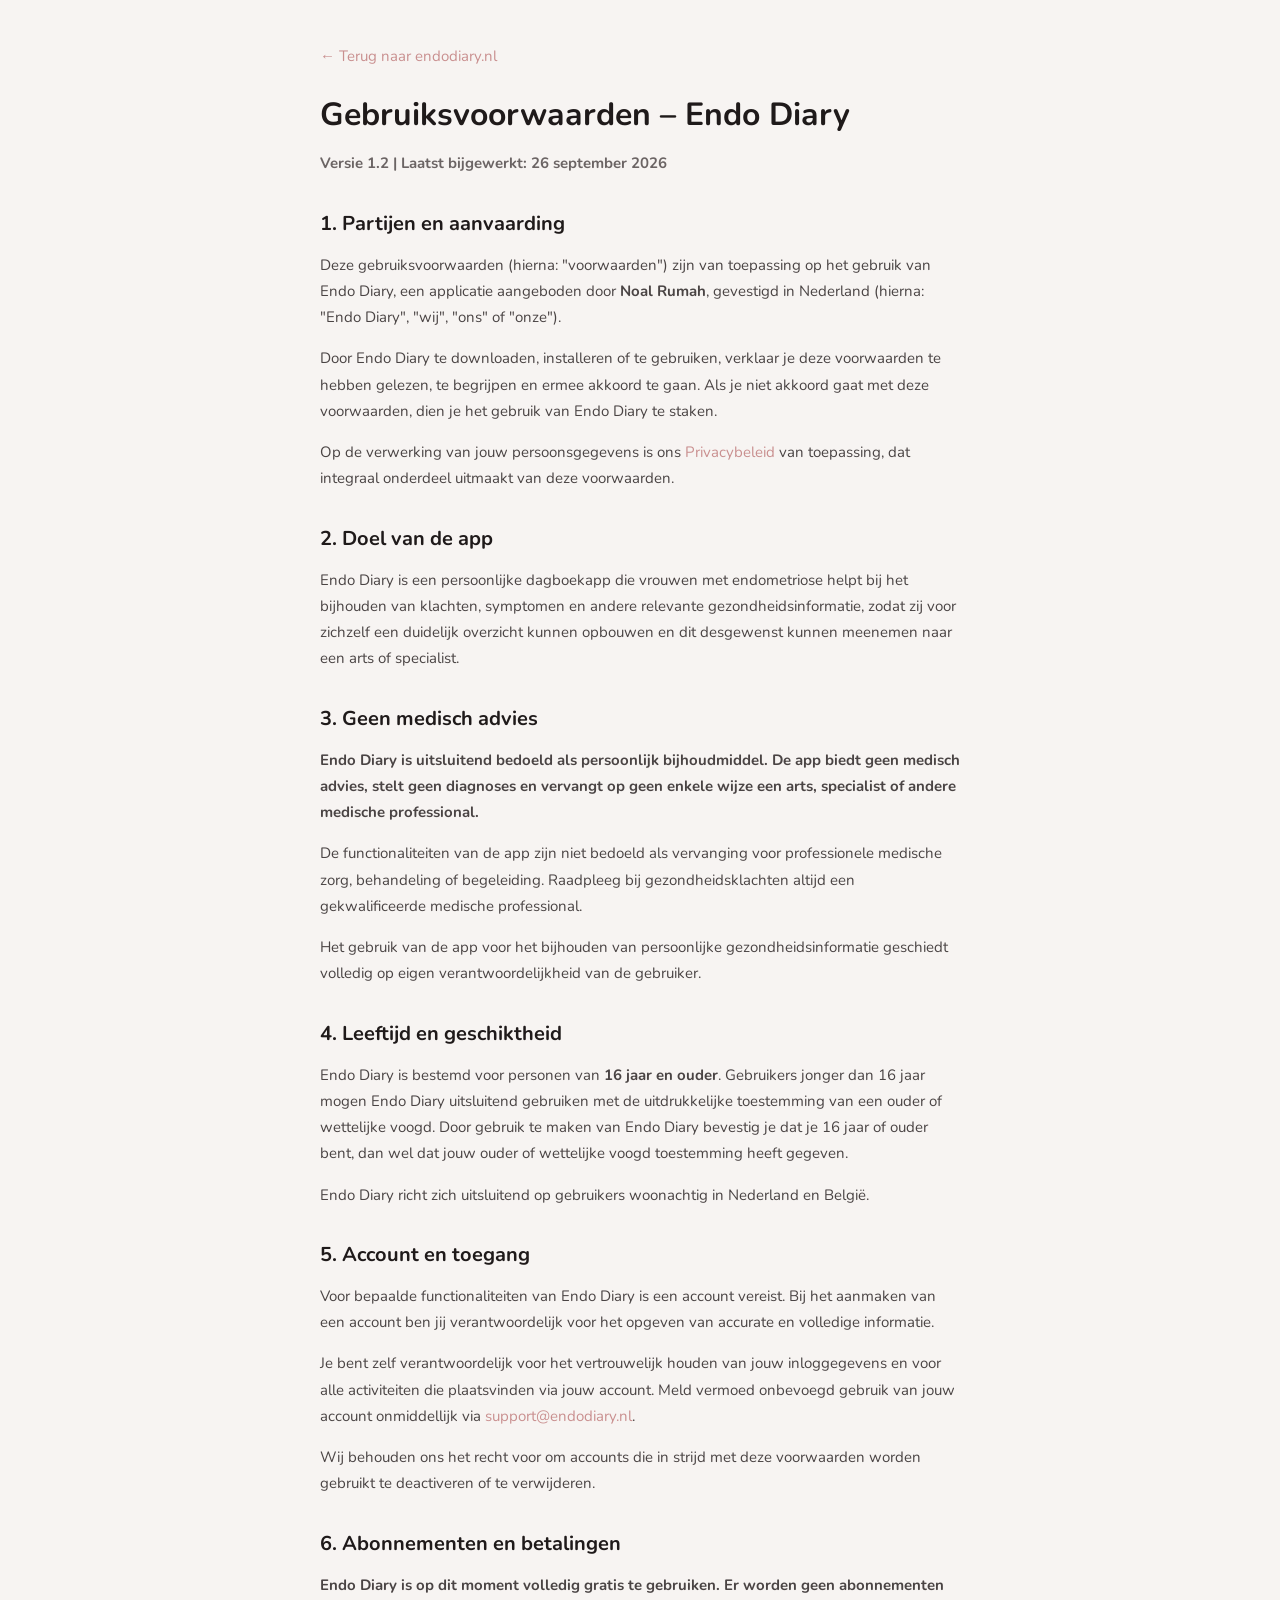
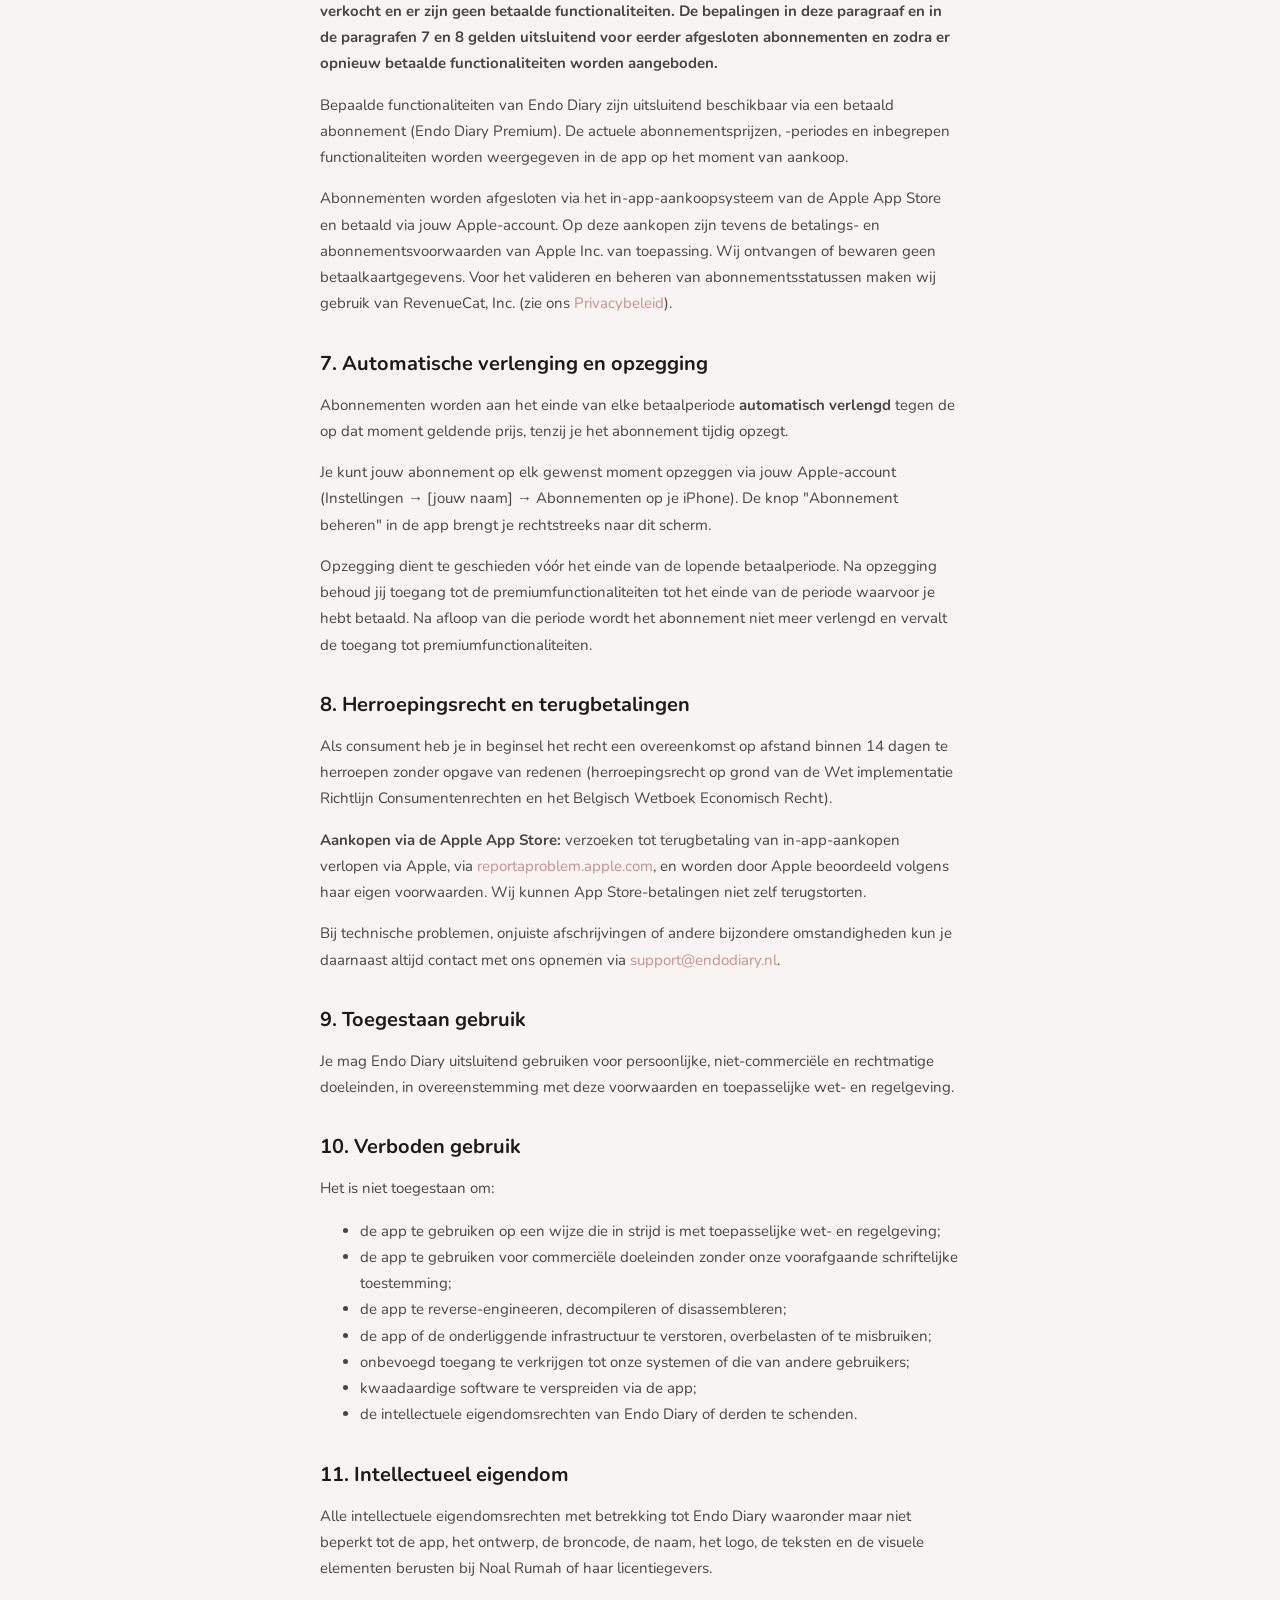
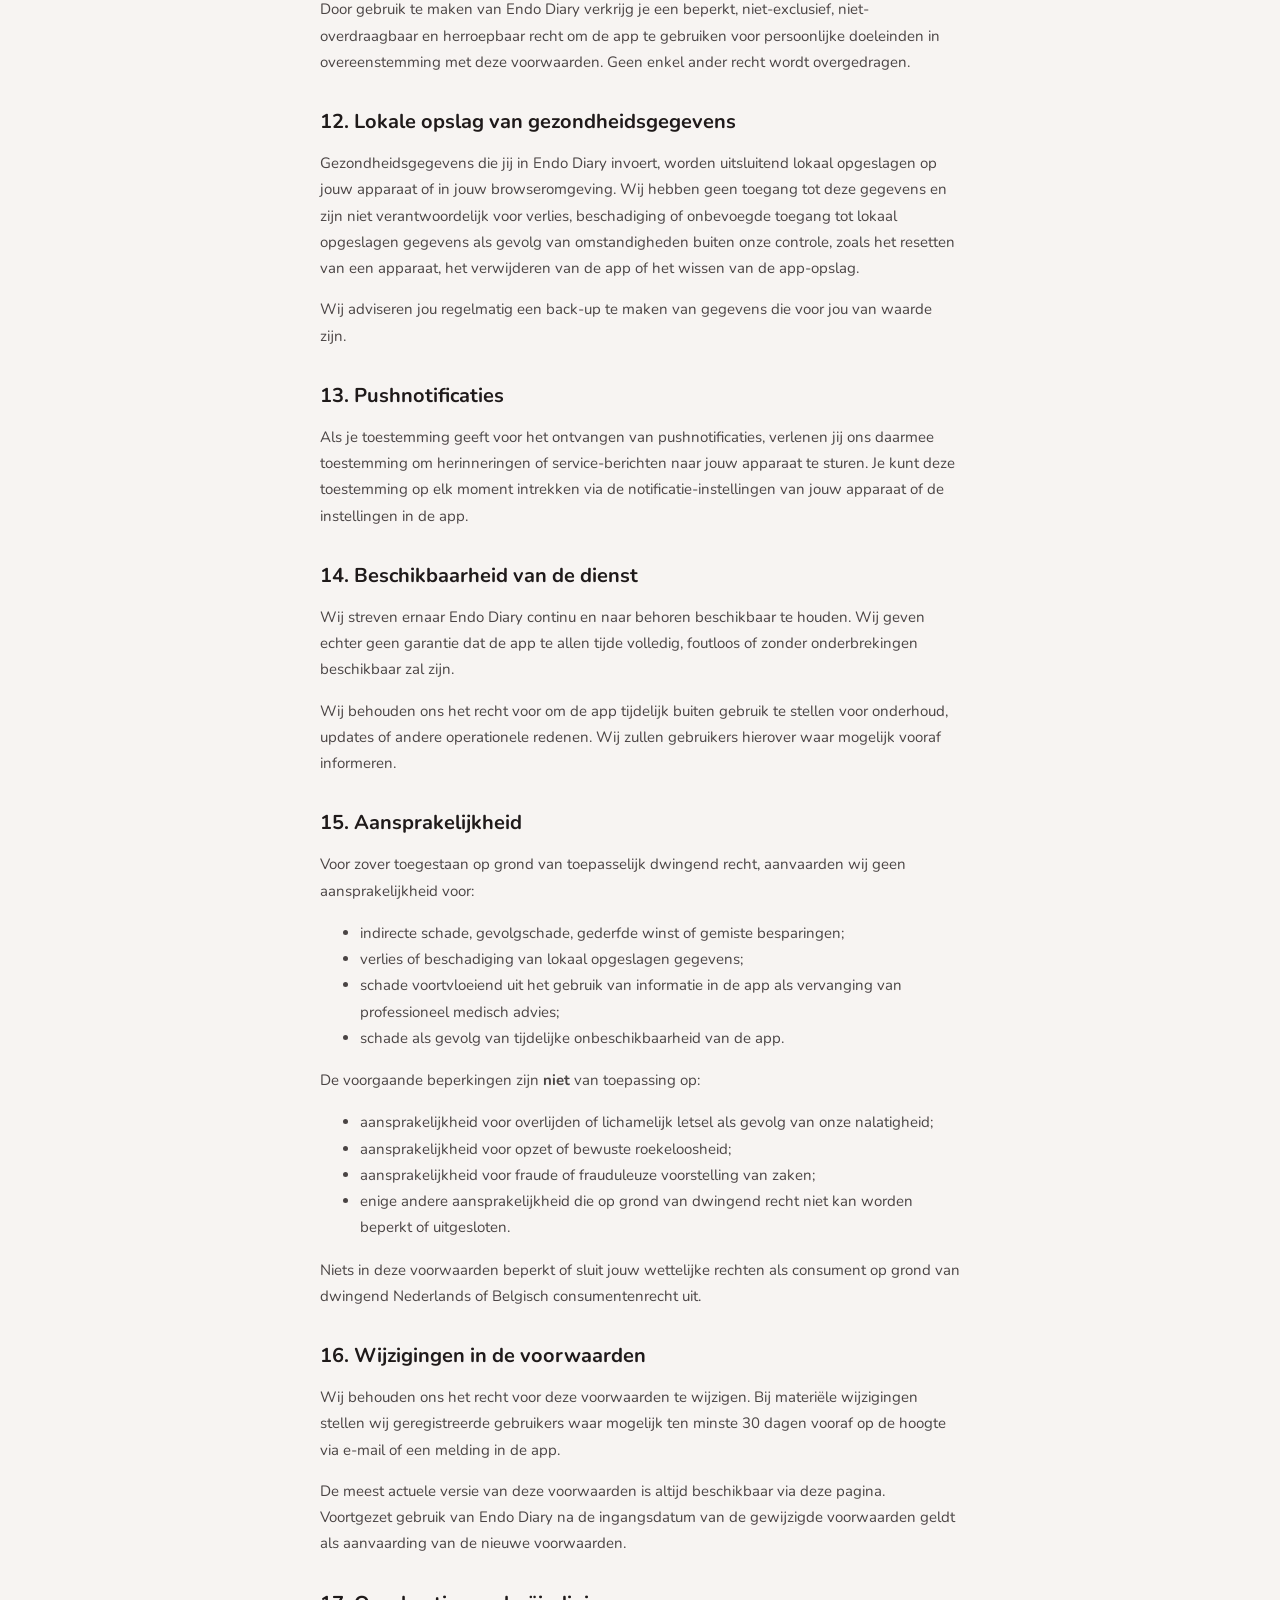
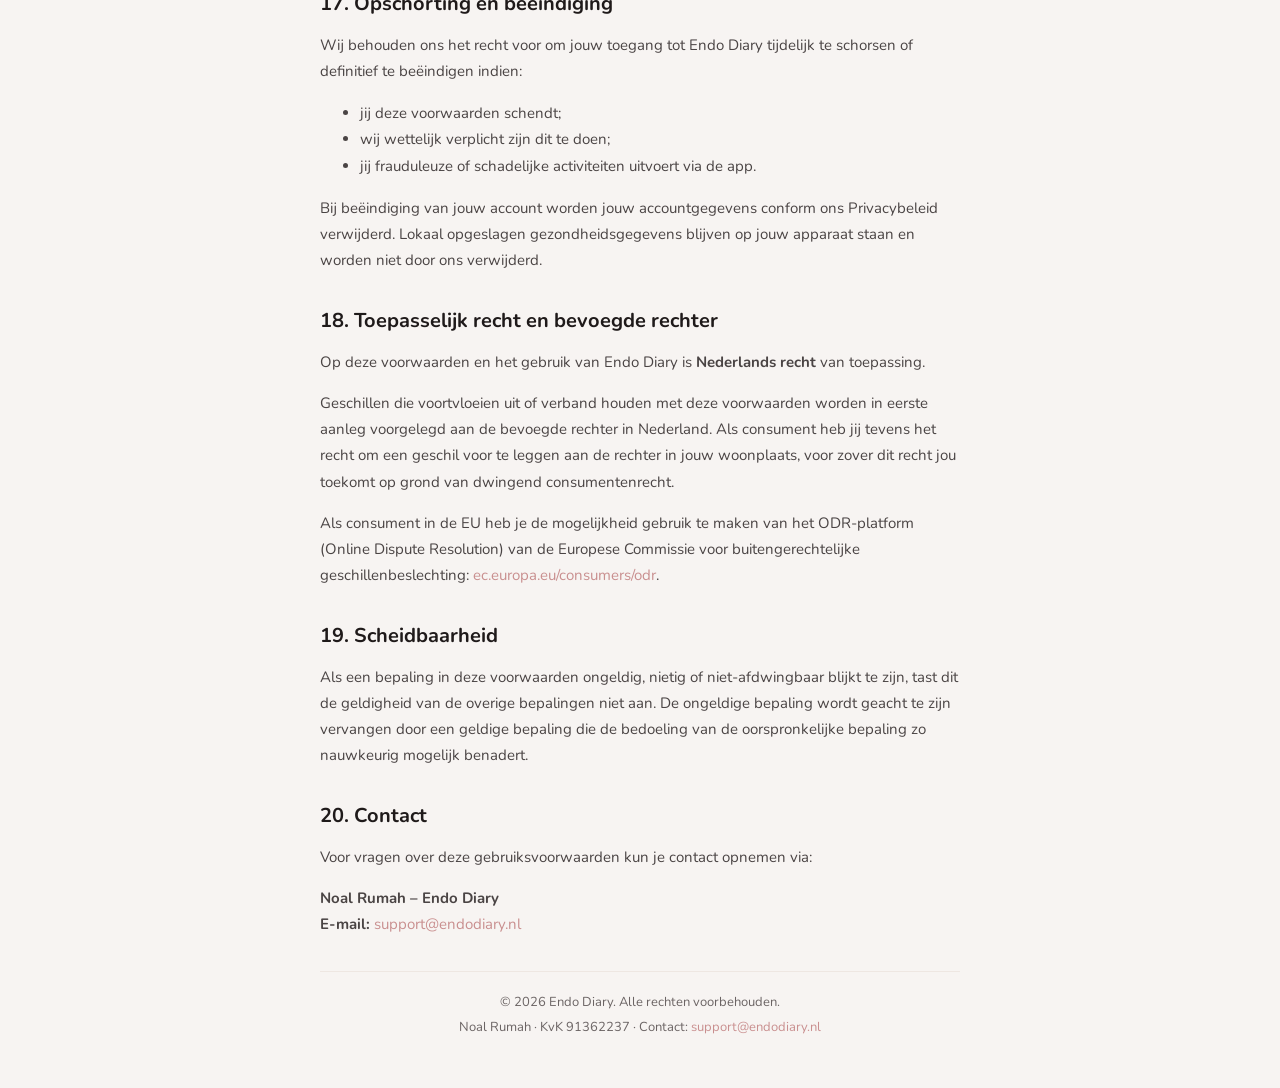
<file: terms.html>
<!DOCTYPE html>
<html lang="nl">
<head>
<meta charset="utf-8">
<meta name="viewport" content="width=device-width, initial-scale=1.0">
<meta name="robots" content="index, follow">
<meta name="description" content="Gebruiksvoorwaarden van Endo Diary – lees de voorwaarden voor het gebruik van de app.">
<title>Gebruiksvoorwaarden – Endo Diary</title>
<link rel="preconnect" href="https://fonts.googleapis.com">
<link href="https://fonts.googleapis.com/css2?family=Nunito:wght@400;600;800&display=swap" rel="stylesheet">
<style>
:root{--bg:#f7f4f2;--card:#ffffff;--line:#eee7e2;--rose:#c98f8f;--rose-d:#b57d7d;--ink:#1f1a1a;--body:#4a4444;--muted:#6b6464;--soft:#fdf6f4}
*{box-sizing:border-box}
body{margin:0;background:var(--bg);color:var(--body);font-family:'Nunito',Arial,Helvetica,sans-serif;font-size:16px;line-height:1.75}
.wrap{max-width:680px;margin:0 auto;padding:28px 20px 48px}
a{color:var(--rose);text-decoration:none}
a:hover{text-decoration:underline}
.brand{font-weight:800;font-size:22px;color:var(--ink);letter-spacing:.5px}
.tagline{color:var(--muted);font-size:14px;margin-top:2px}
h1{font-size:32px;line-height:1.25;color:var(--ink);margin:26px 0 10px}
h2{font-size:24px;line-height:1.3;color:var(--ink);margin:0 0 14px}
h3{font-size:17px;color:var(--ink);margin:26px 0 8px}
.card{background:var(--card);border:1px solid var(--line);border-radius:16px;padding:30px 28px;margin:22px 0}
.btn{display:inline-block;background:var(--rose);color:#fff !important;font-weight:800;font-size:16px;padding:15px 26px;border-radius:999px;text-decoration:none !important}
.btn:hover{background:var(--rose-d)}
.center{text-align:center}
.quote{border-left:3px solid var(--rose);background:var(--soft);border-radius:0 10px 10px 0;padding:14px 18px;font-style:italic;margin:18px 0}
ul.checks{list-style:none;padding:0;margin:18px 0}
ul.checks li{padding-left:26px;position:relative;margin:9px 0}
ul.checks li::before{content:"\2713";position:absolute;left:0;color:var(--rose);font-weight:800}
.price-name{font-weight:800;color:var(--ink);font-size:19px}
.price-trial{color:var(--rose-d);font-weight:800;margin-top:2px}
.price{font-size:34px;font-weight:800;color:var(--ink);margin:12px 0 2px}
.price small{font-size:15px;font-weight:600;color:var(--muted)}
.finelines{font-size:13px;color:var(--muted);margin-top:14px}
.disclaimer{font-size:13px;color:var(--muted);border-top:1px solid var(--line);padding-top:14px;margin-top:22px}
.linkcard{display:block;background:var(--card);border:1px solid var(--line);border-radius:14px;padding:18px 20px;margin:12px 0;color:var(--body)}
.linkcard b{color:var(--ink)}
.linkcard span{display:block;font-size:14px;margin-top:4px}
footer{margin-top:34px;border-top:1px solid var(--line);padding-top:18px;font-size:13px;color:var(--muted);text-align:center;line-height:1.9}
.legal p,.legal li{font-size:15px}
.legal h2{font-size:20px;margin-top:34px}
.legal h3{font-size:16px}
.versionline{color:var(--muted);font-size:14px;margin-bottom:26px}
.backlink{font-size:14px}
</style>
</head>
<body>
<div class="wrap legal">
<p class="backlink"><a href="https://endodiary.nl/">&larr; Terug naar endodiary.nl</a></p>
<h1>Gebruiksvoorwaarden – Endo Diary</h1>
<p class="versionline"><strong>Versie 1.2 | Laatst bijgewerkt: 26 september 2026</strong></p>

<h2>1. Partijen en aanvaarding</h2>
<p>Deze gebruiksvoorwaarden (hierna: "voorwaarden") zijn van toepassing op het gebruik van Endo Diary, een applicatie aangeboden door <strong>Noal Rumah</strong>, gevestigd in Nederland (hierna: "Endo Diary", "wij", "ons" of "onze").</p>
<p>Door Endo Diary te downloaden, installeren of te gebruiken, verklaar je deze voorwaarden te hebben gelezen, te begrijpen en ermee akkoord te gaan. Als je niet akkoord gaat met deze voorwaarden, dien je het gebruik van Endo Diary te staken.</p>
<p>Op de verwerking van jouw persoonsgegevens is ons <a href="https://endodiary.nl/privacy.html">Privacybeleid</a> van toepassing, dat integraal onderdeel uitmaakt van deze voorwaarden.</p>

<h2>2. Doel van de app</h2>
<p>Endo Diary is een persoonlijke dagboekapp die vrouwen met endometriose helpt bij het bijhouden van klachten, symptomen en andere relevante gezondheidsinformatie, zodat zij voor zichzelf een duidelijk overzicht kunnen opbouwen en dit desgewenst kunnen meenemen naar een arts of specialist.</p>

<h2>3. Geen medisch advies</h2>
<p><strong>Endo Diary is uitsluitend bedoeld als persoonlijk bijhoudmiddel. De app biedt geen medisch advies, stelt geen diagnoses en vervangt op geen enkele wijze een arts, specialist of andere medische professional.</strong></p>
<p>De functionaliteiten van de app zijn niet bedoeld als vervanging voor professionele medische zorg, behandeling of begeleiding. Raadpleeg bij gezondheidsklachten altijd een gekwalificeerde medische professional.</p>
<p>Het gebruik van de app voor het bijhouden van persoonlijke gezondheidsinformatie geschiedt volledig op eigen verantwoordelijkheid van de gebruiker.</p>

<h2>4. Leeftijd en geschiktheid</h2>
<p>Endo Diary is bestemd voor personen van <strong>16 jaar en ouder</strong>. Gebruikers jonger dan 16 jaar mogen Endo Diary uitsluitend gebruiken met de uitdrukkelijke toestemming van een ouder of wettelijke voogd. Door gebruik te maken van Endo Diary bevestig je dat je 16 jaar of ouder bent, dan wel dat jouw ouder of wettelijke voogd toestemming heeft gegeven.</p>
<p>Endo Diary richt zich uitsluitend op gebruikers woonachtig in Nederland en Belgi&euml;.</p>

<h2>5. Account en toegang</h2>
<p>Voor bepaalde functionaliteiten van Endo Diary is een account vereist. Bij het aanmaken van een account ben jij verantwoordelijk voor het opgeven van accurate en volledige informatie.</p>
<p>Je bent zelf verantwoordelijk voor het vertrouwelijk houden van jouw inloggegevens en voor alle activiteiten die plaatsvinden via jouw account. Meld vermoed onbevoegd gebruik van jouw account onmiddellijk via <a href="mailto:support@endodiary.nl">support@endodiary.nl</a>.</p>
<p>Wij behouden ons het recht voor om accounts die in strijd met deze voorwaarden worden gebruikt te deactiveren of te verwijderen.</p>

<h2>6. Abonnementen en betalingen</h2>
<p><strong>Endo Diary is op dit moment volledig gratis te gebruiken. Er worden geen abonnementen verkocht en er zijn geen betaalde functionaliteiten. De bepalingen in deze paragraaf en in de paragrafen 7 en 8 gelden uitsluitend voor eerder afgesloten abonnementen en zodra er opnieuw betaalde functionaliteiten worden aangeboden.</strong></p>
<p>Bepaalde functionaliteiten van Endo Diary zijn uitsluitend beschikbaar via een betaald abonnement (Endo Diary Premium). De actuele abonnementsprijzen, -periodes en inbegrepen functionaliteiten worden weergegeven in de app op het moment van aankoop.</p>
<p>Abonnementen worden afgesloten via het in-app-aankoopsysteem van de Apple App Store en betaald via jouw Apple-account. Op deze aankopen zijn tevens de betalings- en abonnementsvoorwaarden van Apple Inc. van toepassing. Wij ontvangen of bewaren geen betaalkaartgegevens. Voor het valideren en beheren van abonnementsstatussen maken wij gebruik van RevenueCat, Inc. (zie ons <a href="https://endodiary.nl/privacy.html">Privacybeleid</a>).</p>

<h2>7. Automatische verlenging en opzegging</h2>
<p>Abonnementen worden aan het einde van elke betaalperiode <strong>automatisch verlengd</strong> tegen de op dat moment geldende prijs, tenzij je het abonnement tijdig opzegt.</p>
<p>Je kunt jouw abonnement op elk gewenst moment opzeggen via jouw Apple-account (Instellingen &rarr; [jouw naam] &rarr; Abonnementen op je iPhone). De knop "Abonnement beheren" in de app brengt je rechtstreeks naar dit scherm.</p>
<p>Opzegging dient te geschieden v&oacute;&oacute;r het einde van de lopende betaalperiode. Na opzegging behoud jij toegang tot de premiumfunctionaliteiten tot het einde van de periode waarvoor je hebt betaald. Na afloop van die periode wordt het abonnement niet meer verlengd en vervalt de toegang tot premiumfunctionaliteiten.</p>

<h2>8. Herroepingsrecht en terugbetalingen</h2>
<p>Als consument heb je in beginsel het recht een overeenkomst op afstand binnen 14 dagen te herroepen zonder opgave van redenen (herroepingsrecht op grond van de Wet implementatie Richtlijn Consumentenrechten en het Belgisch Wetboek Economisch Recht).</p>
<p><strong>Aankopen via de Apple App Store:</strong> verzoeken tot terugbetaling van in-app-aankopen verlopen via Apple, via <a href="https://reportaproblem.apple.com">reportaproblem.apple.com</a>, en worden door Apple beoordeeld volgens haar eigen voorwaarden. Wij kunnen App Store-betalingen niet zelf terugstorten.</p>
<p>Bij technische problemen, onjuiste afschrijvingen of andere bijzondere omstandigheden kun je daarnaast altijd contact met ons opnemen via <a href="mailto:support@endodiary.nl">support@endodiary.nl</a>.</p>

<h2>9. Toegestaan gebruik</h2>
<p>Je mag Endo Diary uitsluitend gebruiken voor persoonlijke, niet-commerci&euml;le en rechtmatige doeleinden, in overeenstemming met deze voorwaarden en toepasselijke wet- en regelgeving.</p>

<h2>10. Verboden gebruik</h2>
<p>Het is niet toegestaan om:</p>
<ul>
<li>de app te gebruiken op een wijze die in strijd is met toepasselijke wet- en regelgeving;</li>
<li>de app te gebruiken voor commerci&euml;le doeleinden zonder onze voorafgaande schriftelijke toestemming;</li>
<li>de app te reverse-engineeren, decompileren of disassembleren;</li>
<li>de app of de onderliggende infrastructuur te verstoren, overbelasten of te misbruiken;</li>
<li>onbevoegd toegang te verkrijgen tot onze systemen of die van andere gebruikers;</li>
<li>kwaadaardige software te verspreiden via de app;</li>
<li>de intellectuele eigendomsrechten van Endo Diary of derden te schenden.</li>
</ul>

<h2>11. Intellectueel eigendom</h2>
<p>Alle intellectuele eigendomsrechten met betrekking tot Endo Diary waaronder maar niet beperkt tot de app, het ontwerp, de broncode, de naam, het logo, de teksten en de visuele elementen berusten bij Noal Rumah of haar licentiegevers.</p>
<p>Door gebruik te maken van Endo Diary verkrijg je een beperkt, niet-exclusief, niet-overdraagbaar en herroepbaar recht om de app te gebruiken voor persoonlijke doeleinden in overeenstemming met deze voorwaarden. Geen enkel ander recht wordt overgedragen.</p>

<h2>12. Lokale opslag van gezondheidsgegevens</h2>
<p>Gezondheidsgegevens die jij in Endo Diary invoert, worden uitsluitend lokaal opgeslagen op jouw apparaat of in jouw browseromgeving. Wij hebben geen toegang tot deze gegevens en zijn niet verantwoordelijk voor verlies, beschadiging of onbevoegde toegang tot lokaal opgeslagen gegevens als gevolg van omstandigheden buiten onze controle, zoals het resetten van een apparaat, het verwijderen van de app of het wissen van de app-opslag.</p>
<p>Wij adviseren jou regelmatig een back-up te maken van gegevens die voor jou van waarde zijn.</p>

<h2>13. Pushnotificaties</h2>
<p>Als je toestemming geeft voor het ontvangen van pushnotificaties, verlenen jij ons daarmee toestemming om herinneringen of service-berichten naar jouw apparaat te sturen. Je kunt deze toestemming op elk moment intrekken via de notificatie-instellingen van jouw apparaat of de instellingen in de app.</p>

<h2>14. Beschikbaarheid van de dienst</h2>
<p>Wij streven ernaar Endo Diary continu en naar behoren beschikbaar te houden. Wij geven echter geen garantie dat de app te allen tijde volledig, foutloos of zonder onderbrekingen beschikbaar zal zijn.</p>
<p>Wij behouden ons het recht voor om de app tijdelijk buiten gebruik te stellen voor onderhoud, updates of andere operationele redenen. Wij zullen gebruikers hierover waar mogelijk vooraf informeren.</p>

<h2>15. Aansprakelijkheid</h2>
<p>Voor zover toegestaan op grond van toepasselijk dwingend recht, aanvaarden wij geen aansprakelijkheid voor:</p>
<ul>
<li>indirecte schade, gevolgschade, gederfde winst of gemiste besparingen;</li>
<li>verlies of beschadiging van lokaal opgeslagen gegevens;</li>
<li>schade voortvloeiend uit het gebruik van informatie in de app als vervanging van professioneel medisch advies;</li>
<li>schade als gevolg van tijdelijke onbeschikbaarheid van de app.</li>
</ul>
<p>De voorgaande beperkingen zijn <strong>niet</strong> van toepassing op:</p>
<ul>
<li>aansprakelijkheid voor overlijden of lichamelijk letsel als gevolg van onze nalatigheid;</li>
<li>aansprakelijkheid voor opzet of bewuste roekeloosheid;</li>
<li>aansprakelijkheid voor fraude of frauduleuze voorstelling van zaken;</li>
<li>enige andere aansprakelijkheid die op grond van dwingend recht niet kan worden beperkt of uitgesloten.</li>
</ul>
<p>Niets in deze voorwaarden beperkt of sluit jouw wettelijke rechten als consument op grond van dwingend Nederlands of Belgisch consumentenrecht uit.</p>

<h2>16. Wijzigingen in de voorwaarden</h2>
<p>Wij behouden ons het recht voor deze voorwaarden te wijzigen. Bij materi&euml;le wijzigingen stellen wij geregistreerde gebruikers waar mogelijk ten minste 30 dagen vooraf op de hoogte via e-mail of een melding in de app.</p>
<p>De meest actuele versie van deze voorwaarden is altijd beschikbaar via deze pagina. Voortgezet gebruik van Endo Diary na de ingangsdatum van de gewijzigde voorwaarden geldt als aanvaarding van de nieuwe voorwaarden.</p>

<h2>17. Opschorting en be&euml;indiging</h2>
<p>Wij behouden ons het recht voor om jouw toegang tot Endo Diary tijdelijk te schorsen of definitief te be&euml;indigen indien:</p>
<ul>
<li>jij deze voorwaarden schendt;</li>
<li>wij wettelijk verplicht zijn dit te doen;</li>
<li>jij frauduleuze of schadelijke activiteiten uitvoert via de app.</li>
</ul>
<p>Bij be&euml;indiging van jouw account worden jouw accountgegevens conform ons Privacybeleid verwijderd. Lokaal opgeslagen gezondheidsgegevens blijven op jouw apparaat staan en worden niet door ons verwijderd.</p>

<h2>18. Toepasselijk recht en bevoegde rechter</h2>
<p>Op deze voorwaarden en het gebruik van Endo Diary is <strong>Nederlands recht</strong> van toepassing.</p>
<p>Geschillen die voortvloeien uit of verband houden met deze voorwaarden worden in eerste aanleg voorgelegd aan de bevoegde rechter in Nederland. Als consument heb jij tevens het recht om een geschil voor te leggen aan de rechter in jouw woonplaats, voor zover dit recht jou toekomt op grond van dwingend consumentenrecht.</p>
<p>Als consument in de EU heb je de mogelijkheid gebruik te maken van het ODR-platform (Online Dispute Resolution) van de Europese Commissie voor buitengerechtelijke geschillenbeslechting: <a href="https://ec.europa.eu/consumers/odr">ec.europa.eu/consumers/odr</a>.</p>

<h2>19. Scheidbaarheid</h2>
<p>Als een bepaling in deze voorwaarden ongeldig, nietig of niet-afdwingbaar blijkt te zijn, tast dit de geldigheid van de overige bepalingen niet aan. De ongeldige bepaling wordt geacht te zijn vervangen door een geldige bepaling die de bedoeling van de oorspronkelijke bepaling zo nauwkeurig mogelijk benadert.</p>

<h2>20. Contact</h2>
<p>Voor vragen over deze gebruiksvoorwaarden kun je contact opnemen via:</p>
<p><strong>Noal Rumah – Endo Diary</strong><br><strong>E-mail:</strong> <a href="mailto:support@endodiary.nl">support@endodiary.nl</a></p>
<footer>
  &copy; 2026 Endo Diary. Alle rechten voorbehouden.<br>
  Noal Rumah &middot; KvK 91362237 &middot; Contact: <a href="mailto:support@endodiary.nl">support@endodiary.nl</a>
</footer>
</div>
</body>
</html>
</file>
